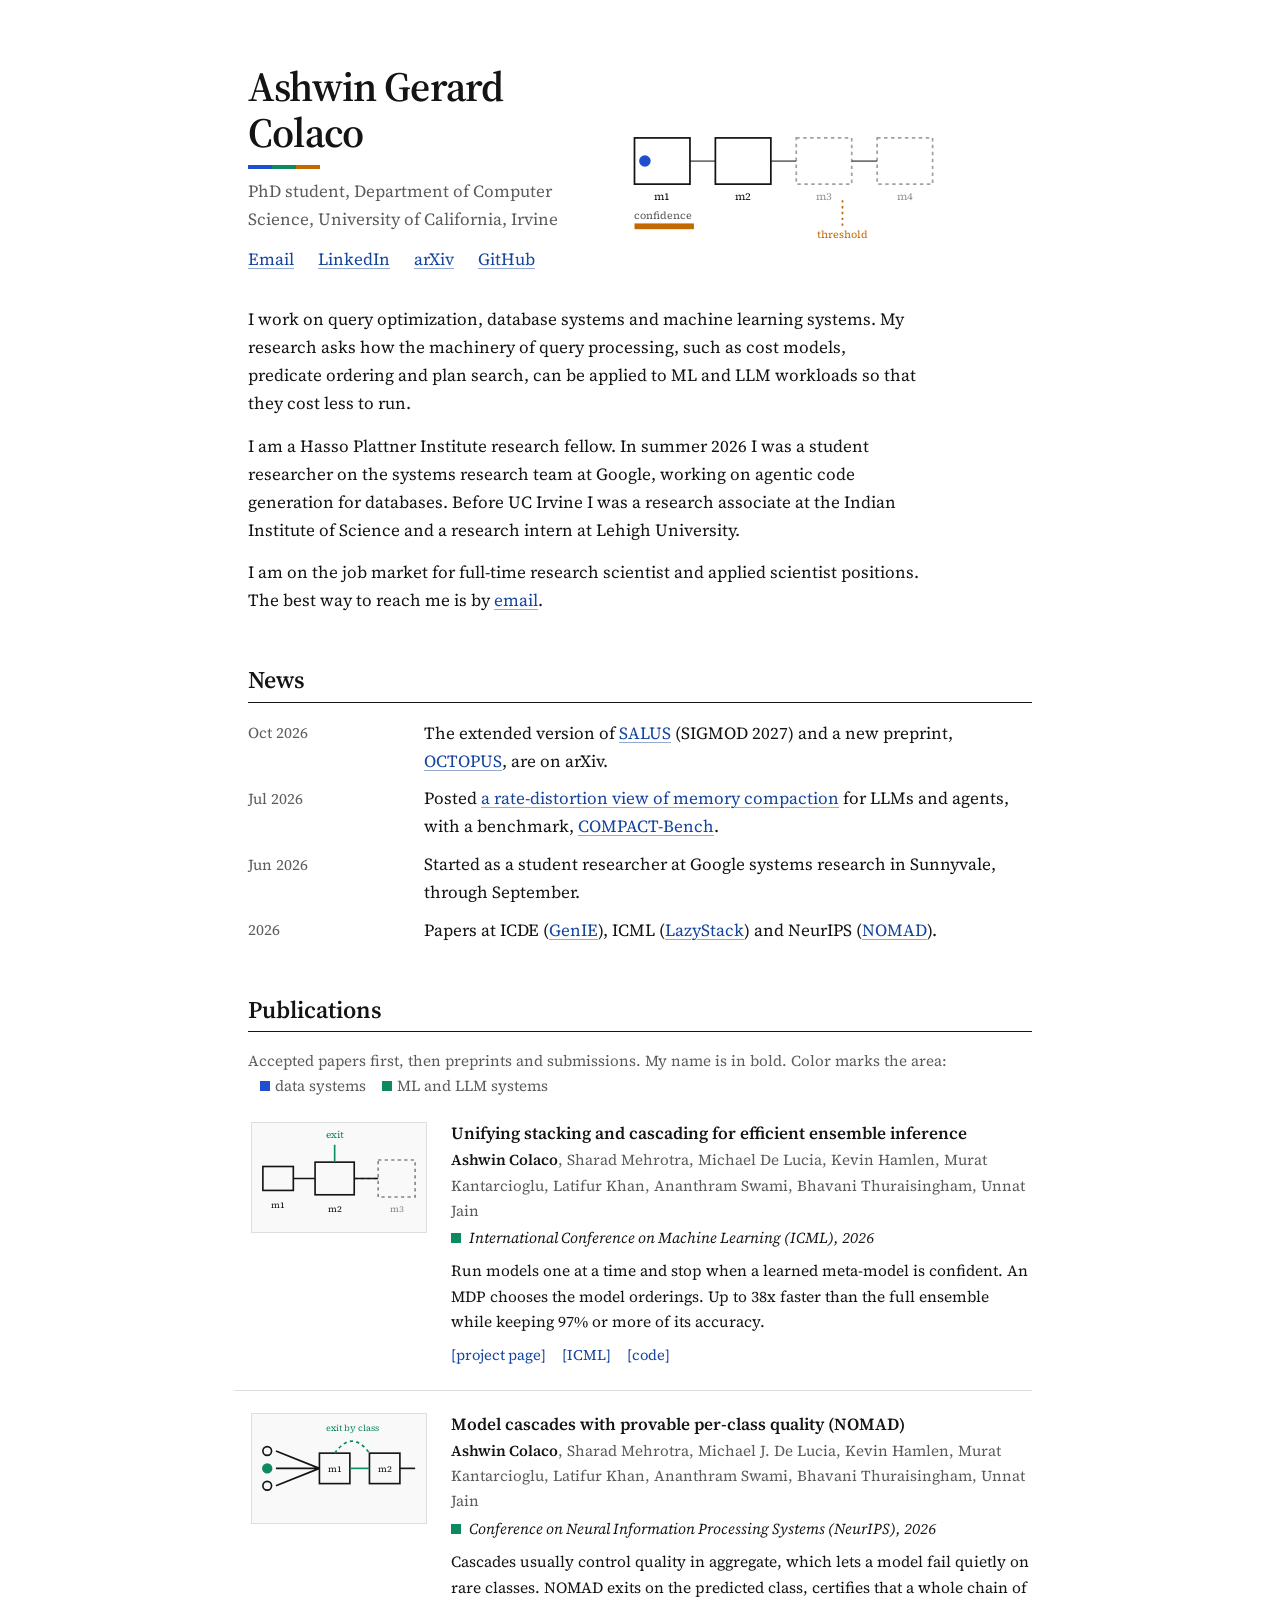
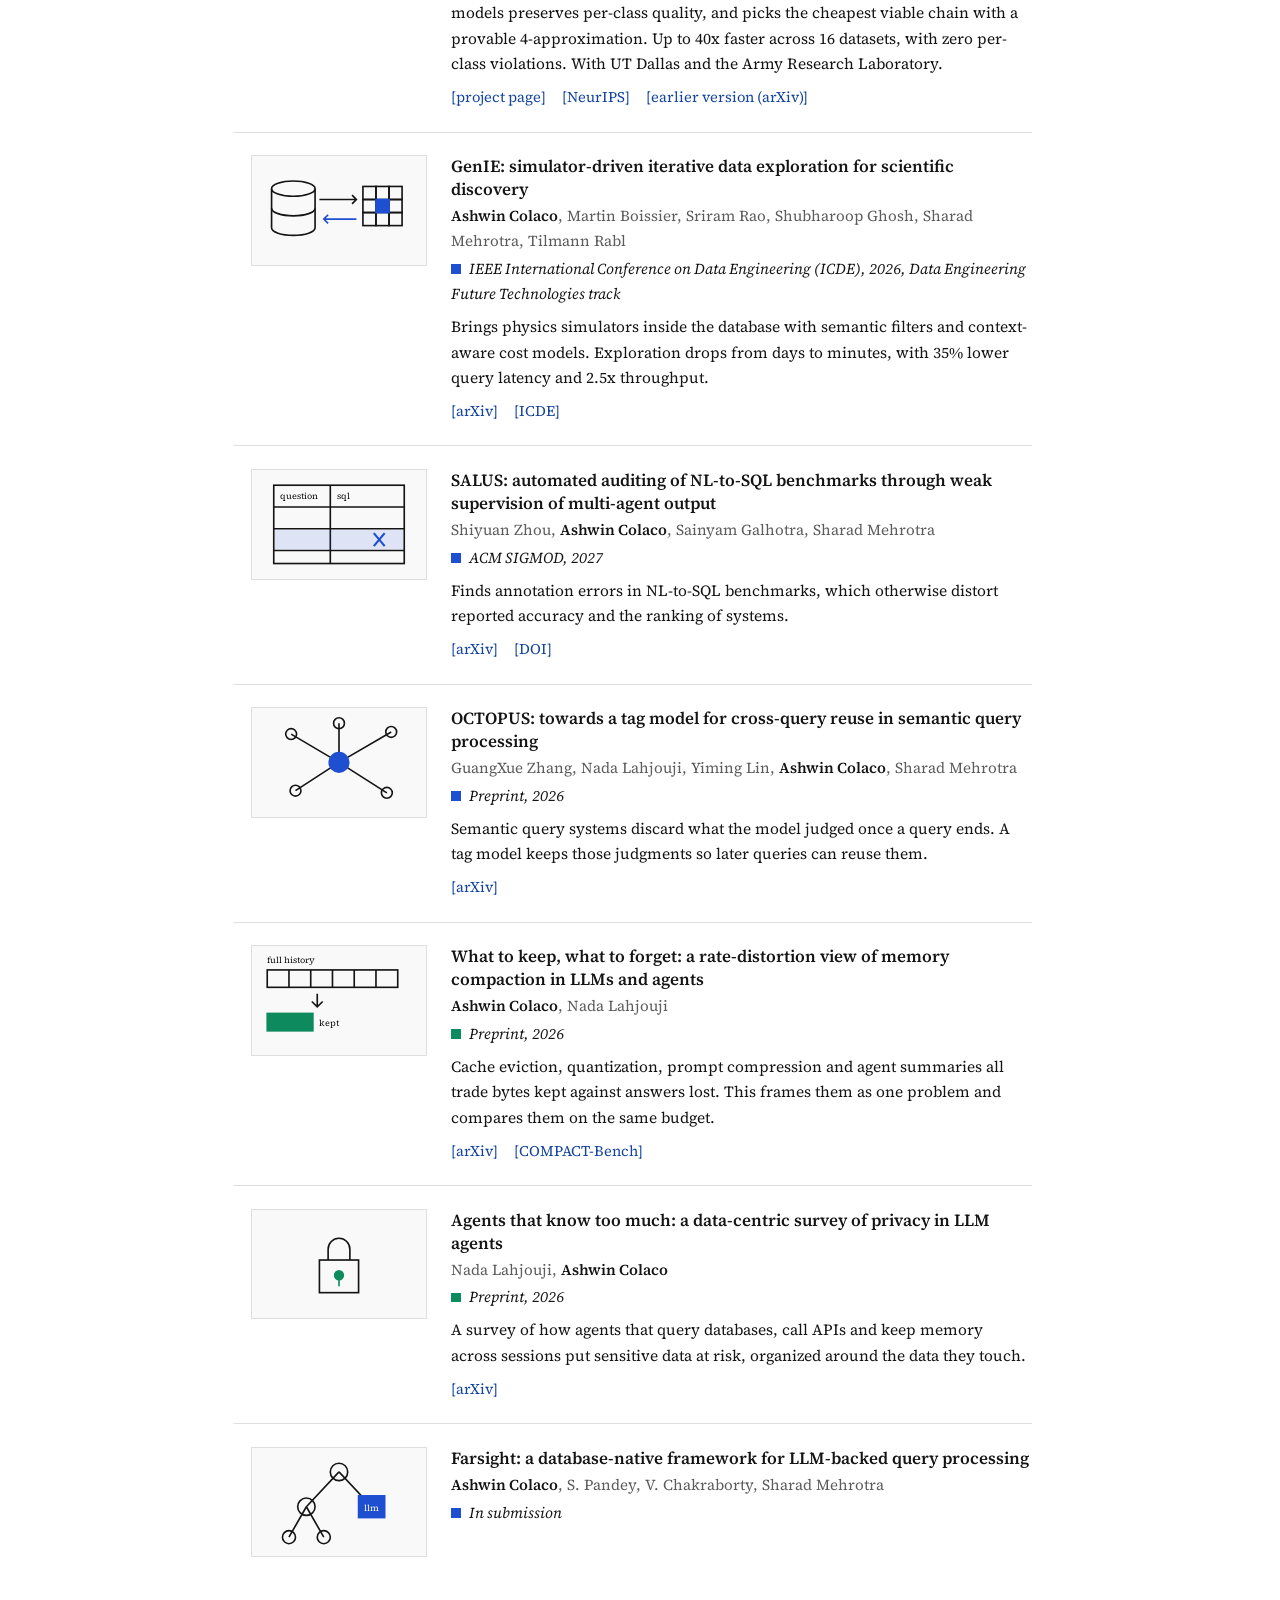
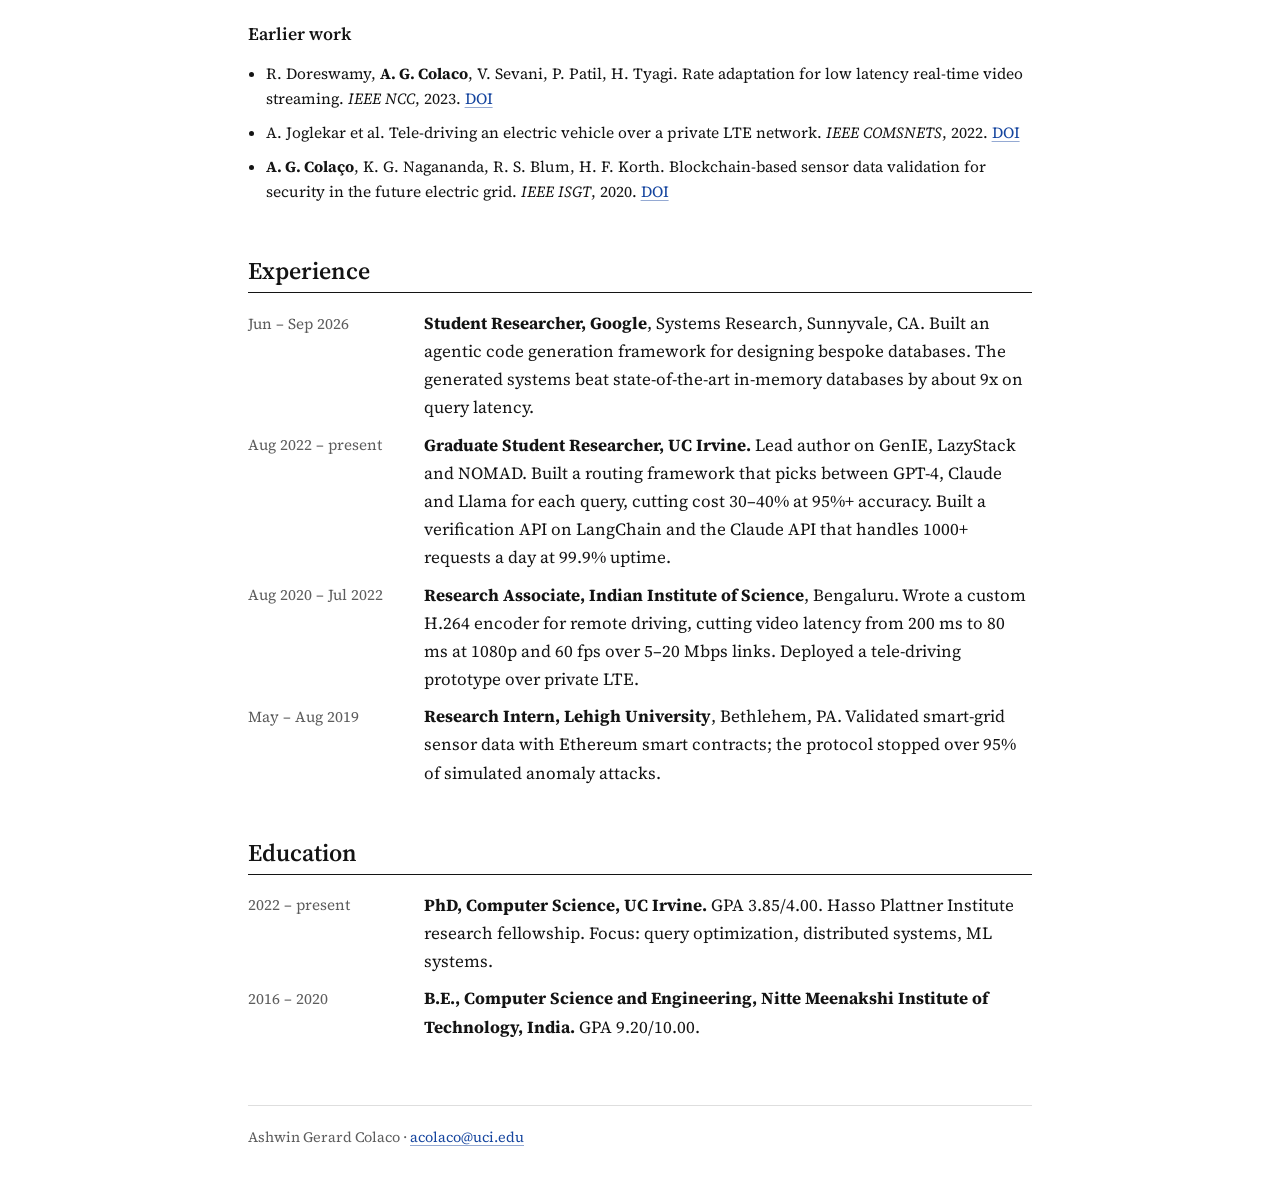
<file: index.html>
<!doctype html>
<html lang="en">
<head>
<meta charset="utf-8">
<meta name="viewport" content="width=device-width, initial-scale=1">
<title>Ashwin Gerard Colaco</title>
<meta name="description" content="PhD student in computer science at UC Irvine working on query optimization, database systems and ML systems. Hasso Plattner Institute research fellow.">
<meta property="og:title" content="Ashwin Gerard Colaco">
<meta property="og:description" content="PhD student at UC Irvine. Query optimization, database systems and ML systems.">
<link rel="preconnect" href="https://fonts.googleapis.com">
<link rel="preconnect" href="https://fonts.gstatic.com" crossorigin>
<link href="https://fonts.googleapis.com/css2?family=Source+Serif+4:ital,opsz,wght@0,8..60,400;0,8..60,600;1,8..60,400&display=swap" rel="stylesheet">
<script>document.documentElement.className+=" js"</script>
<link rel="stylesheet" href="style.css">
<script type="application/ld+json">
{"@context":"https://schema.org","@type":"Person","name":"Ashwin Gerard Colaco","jobTitle":"PhD student, Computer Science","affiliation":{"@type":"CollegeOrUniversity","name":"University of California, Irvine"},"email":"mailto:acolaco@uci.edu","sameAs":["https://www.linkedin.com/in/ashwin-gerard-colaco-4051b5267/","https://arxiv.org/search/?query=ashwin+colaco&searchtype=author"]}
</script>
</head>
<body>
<main>

<header>
  <div class="head-text">
    <h1>Ashwin Gerard Colaco</h1>
    <p class="affil">PhD student, Department of Computer Science, University of California, Irvine</p>
    <p class="links">
      <a href="mailto:acolaco@uci.edu">Email</a>
      <a href="https://www.linkedin.com/in/ashwin-gerard-colaco-4051b5267/" rel="noopener">LinkedIn</a>
      <a href="https://arxiv.org/search/?query=ashwin+colaco&searchtype=author" rel="noopener">arXiv</a>
      <a href="https://github.com/ashwincolaco" rel="noopener">GitHub</a>
    </p>
  </div>
  <svg class="banner" viewBox="0 0 360 130" role="img" aria-label="A model cascade: an input passes through two models, confidence rises past a threshold, and the cascade exits before the last two models run.">
    <g fill="none" stroke="currentColor" stroke-width="1.5">
      <rect x="16" y="38" width="48" height="40"/>
      <rect x="86" y="38" width="48" height="40"/>
      <rect x="156" y="38" width="48" height="40" stroke-dasharray="3 3" opacity=".4"/>
      <rect x="226" y="38" width="48" height="40" stroke-dasharray="3 3" opacity=".4"/>
      <path d="M64 58h22M134 58h22M204 58h22" opacity=".6"/>
      <path d="M196 92v22" stroke="var(--c-sec)" stroke-dasharray="2 3"/>
    </g>
    <rect x="17" y="39" width="46" height="38" fill="var(--c-data)" fill-opacity="0"><animate attributeName="fill-opacity" values="0;0;.35;0;0" keyTimes="0;.2;.24;.34;1" dur="8s" repeatCount="indefinite"/></rect>
    <rect x="87" y="39" width="46" height="38" fill="var(--c-ml)" fill-opacity="0"><animate attributeName="fill-opacity" values="0;0;.4;.4;0" keyTimes="0;.4;.45;.9;1" dur="8s" repeatCount="indefinite"/></rect>
    <g font-size="9" fill="currentColor" text-anchor="middle">
      <text x="40" y="92">m1</text><text x="110" y="92">m2</text>
      <text x="180" y="92" opacity=".45">m3</text><text x="250" y="92" opacity=".45">m4</text>
    </g>
    <text x="196" y="125" text-anchor="middle" font-size="9" fill="var(--c-sec)">threshold</text>
    <text x="110" y="28" text-anchor="middle" font-size="10" font-weight="600" fill="var(--c-ml)" opacity="0"><animate attributeName="opacity" values="0;0;1;1;0" keyTimes="0;.45;.5;.9;1" dur="8s" repeatCount="indefinite"/>exit</text>
    <text x="16" y="108" font-size="9" fill="currentColor" opacity=".7">confidence</text>
    <rect x="16" y="112" width="0" height="5" fill="var(--c-sec)"><animate attributeName="width" values="0;0;180;180;0" keyTimes="0;.1;.45;.9;1" dur="8s" repeatCount="indefinite"/></rect>
    <circle r="5" fill="var(--c-data)" opacity="0">
      <animateMotion path="M-6 58L118 58" dur="8s" repeatCount="indefinite" calcMode="linear" keyPoints="0;0;1;1" keyTimes="0;.1;.5;1"/>
      <animate attributeName="opacity" values="0;1;1;0;0" keyTimes="0;.1;.5;.6;1" dur="8s" repeatCount="indefinite"/>
    </circle>
  </svg>
</header>

<section class="about">
  <p>I work on query optimization, database systems and machine learning systems. My research asks how the machinery of query processing, such as cost models, predicate ordering and plan search, can be applied to ML and LLM workloads so that they cost less to run.</p>
  <p>I am a Hasso Plattner Institute research fellow. In summer 2026 I was a student researcher on the systems research team at Google, working on agentic code generation for databases. Before UC Irvine I was a research associate at the Indian Institute of Science and a research intern at Lehigh University.</p>
  <p>I am on the job market for full-time research scientist and applied scientist positions. The best way to reach me is by <a href="mailto:acolaco@uci.edu">email</a>.</p>
</section>

<section aria-labelledby="news-h">
  <h2 id="news-h">News</h2>
  <dl class="news">
    <dt>Oct 2026</dt><dd>The extended version of <a href="#p-salus">SALUS</a> (SIGMOD 2027) and a new preprint, <a href="#p-octopus">OCTOPUS</a>, are on arXiv.</dd>
    <dt>Jul 2026</dt><dd>Posted <a href="#p-memory">a rate-distortion view of memory compaction</a> for LLMs and agents, with a benchmark, <a href="https://ashwincolaco.github.io/compact-bench/">COMPACT-Bench</a>.</dd>
    <dt>Jun 2026</dt><dd>Started as a student researcher at Google systems research in Sunnyvale, through September.</dd>
    <dt>2026</dt><dd>Papers at ICDE (<a href="#p-genie">GenIE</a>), ICML (<a href="#p-lazystack">LazyStack</a>) and NeurIPS (<a href="#p-nomad">NOMAD</a>).</dd>
  </dl>
</section>

<section aria-labelledby="pub-h">
  <h2 id="pub-h">Publications</h2>
  <p class="key">Accepted papers first, then preprints and submissions. My name is in bold. Color marks the area: <span class="tagc data">data systems</span> <span class="tagc ml">ML and LLM systems</span></p>

  <ol class="pubs">

    <li id="p-lazystack" class="reveal" data-area="ml">
      <div class="thumb" aria-hidden="true">
        <svg viewBox="0 0 160 100"><g fill="none" stroke="currentColor" stroke-width="1.5">
          <rect x="10" y="40" width="28" height="22"/><rect x="58" y="36" width="36" height="30"/>
          <rect x="116" y="34" width="34" height="34" stroke-dasharray="3 3" opacity=".5"/>
          <path d="M38 51h20M94 51h22" /><path d="M94 51h22" stroke-dasharray="3 3" opacity=".5"/>
          <path d="M76 36V20" stroke="var(--area)"/></g>
          <text x="76" y="14" text-anchor="middle" font-size="9" fill="var(--area)">exit</text>
          <g font-size="8" fill="currentColor" text-anchor="middle"><text x="24" y="78">m1</text><text x="76" y="82">m2</text><text x="133" y="82" opacity=".5">m3</text></g></svg>
      </div>
      <div>
        <p class="ptitle"><a href="https://ashwincolaco.github.io/lazystack/">Unifying stacking and cascading for efficient ensemble inference</a></p>
        <p class="auth"><b>Ashwin Colaco</b>, Sharad Mehrotra, Michael De Lucia, Kevin Hamlen, Murat Kantarcioglu, Latifur Khan, Ananthram Swami, Bhavani Thuraisingham, Unnat Jain</p>
        <p class="venue">International Conference on Machine Learning (ICML), 2026</p>
        <p class="tldr">Run models one at a time and stop when a learned meta-model is confident. An MDP chooses the model orderings. Up to 38x faster than the full ensemble while keeping 97% or more of its accuracy.</p>
        <p class="plinks"><a href="https://ashwincolaco.github.io/lazystack/">project page</a><a href="https://icml.cc/virtual/2026/poster/63422" rel="noopener">ICML</a><a href="https://github.com/ucisharadlab/icml-lazystack" rel="noopener">code</a></p>
      </div>
    </li>

    <li id="p-nomad" class="reveal" data-area="ml">
      <div class="thumb" aria-hidden="true">
        <svg viewBox="0 0 160 100"><g fill="none" stroke="currentColor" stroke-width="1.5">
          <circle cx="14" cy="34" r="4"/><circle cx="14" cy="50" r="4" fill="var(--area)" stroke="var(--area)"/><circle cx="14" cy="66" r="4"/>
          <path d="M22 34L62 50M22 50H62M22 66L62 50"/>
          <rect x="62" y="36" width="28" height="28"/><rect x="108" y="36" width="28" height="28"/>
          <path d="M90 50h18" stroke="var(--area)"/><path d="M136 50h14"/>
          <path d="M76 36q16-22 32 0" stroke="var(--area)" stroke-dasharray="3 3"/></g>
          <g font-size="8" fill="currentColor" text-anchor="middle"><text x="76" y="53">m1</text><text x="122" y="53">m2</text></g>
          <text x="92" y="16" text-anchor="middle" font-size="8" fill="var(--area)">exit by class</text></svg>
      </div>
      <div>
        <p class="ptitle"><a href="https://ashwincolaco.github.io/nomad/">Model cascades with provable per-class quality</a> (NOMAD)</p>
        <p class="auth"><b>Ashwin Colaco</b>, Sharad Mehrotra, Michael J. De Lucia, Kevin Hamlen, Murat Kantarcioglu, Latifur Khan, Ananthram Swami, Bhavani Thuraisingham, Unnat Jain</p>
        <p class="venue">Conference on Neural Information Processing Systems (NeurIPS), 2026</p>
        <p class="tldr">Cascades usually control quality in aggregate, which lets a model fail quietly on rare classes. NOMAD exits on the predicted class, certifies that a whole chain of models preserves per-class quality, and picks the cheapest viable chain with a provable 4-approximation. Up to 40x faster across 16 datasets, with zero per-class violations. With UT Dallas and the Army Research Laboratory.</p>
        <p class="plinks"><a href="https://ashwincolaco.github.io/nomad/">project page</a><a href="https://neurips.cc/virtual/2026/loc/atlanta/poster/148492" rel="noopener">NeurIPS</a><a href="https://arxiv.org/abs/2511.00290" rel="noopener">earlier version (arXiv)</a></p>
      </div>
    </li>

    <li id="p-genie" class="reveal" data-area="data">
      <div class="thumb" aria-hidden="true">
        <svg viewBox="0 0 160 100"><g fill="none" stroke="currentColor" stroke-width="1.5">
          <ellipse cx="38" cy="30" rx="20" ry="7"/><path d="M18 30v36c0 4 9 7 20 7s20-3 20-7V30"/><path d="M18 48c0 4 9 7 20 7s20-3 20-7"/>
          <rect x="102" y="28" width="12" height="12"/><rect x="114" y="28" width="12" height="12"/><rect x="126" y="28" width="12" height="12"/>
          <rect x="102" y="40" width="12" height="12"/><rect x="126" y="40" width="12" height="12"/>
          <rect x="102" y="52" width="12" height="12"/><rect x="114" y="52" width="12" height="12"/><rect x="126" y="52" width="12" height="12"/>
          <rect x="114" y="40" width="12" height="12" fill="var(--area)" stroke="var(--area)"/>
          <path d="M62 40h34M92 36l4 4-4 4"/><path d="M96 58H66M70 54l-4 4 4 4" stroke="var(--area)"/></g></svg>
      </div>
      <div>
        <p class="ptitle"><a href="https://arxiv.org/abs/2511.12057" rel="noopener">GenIE: simulator-driven iterative data exploration for scientific discovery</a></p>
        <p class="auth"><b>Ashwin Colaco</b>, Martin Boissier, Sriram Rao, Shubharoop Ghosh, Sharad Mehrotra, Tilmann Rabl</p>
        <p class="venue">IEEE International Conference on Data Engineering (ICDE), 2026, Data Engineering Future Technologies track</p>
        <p class="tldr">Brings physics simulators inside the database with semantic filters and context-aware cost models. Exploration drops from days to minutes, with 35% lower query latency and 2.5x throughput.</p>
        <p class="plinks"><a href="https://arxiv.org/abs/2511.12057" rel="noopener">arXiv</a><a href="https://icde2026.github.io/deft-papers.html" rel="noopener">ICDE</a></p>
      </div>
    </li>

    <li id="p-salus" class="reveal" data-area="data">
      <div class="thumb" aria-hidden="true">
        <svg viewBox="0 0 160 100"><g fill="none" stroke="currentColor" stroke-width="1.5">
          <rect x="20" y="14" width="120" height="72"/><path d="M20 34h120M20 54h120M20 74h120M72 14v72"/>
          <path d="M112 58l10 12M122 58l-10 12" stroke="var(--area)" stroke-width="2"/></g>
          <g font-size="8" fill="currentColor"><text x="26" y="27">question</text><text x="78" y="27">sql</text></g>
          <rect x="21" y="55" width="118" height="18" fill="var(--area)" opacity=".12"/></svg>
      </div>
      <div>
        <p class="ptitle"><a href="https://arxiv.org/abs/2610.05540" rel="noopener">SALUS: automated auditing of NL-to-SQL benchmarks through weak supervision of multi-agent output</a></p>
        <p class="auth">Shiyuan Zhou, <b>Ashwin Colaco</b>, Sainyam Galhotra, Sharad Mehrotra</p>
        <p class="venue">ACM SIGMOD, 2027</p>
        <p class="tldr">Finds annotation errors in NL-to-SQL benchmarks, which otherwise distort reported accuracy and the ranking of systems.</p>
        <p class="plinks"><a href="https://arxiv.org/abs/2610.05540" rel="noopener">arXiv</a><a href="https://doi.org/10.1145/3856369" rel="noopener">DOI</a></p>
      </div>
    </li>

    <li id="p-octopus" class="reveal" data-area="data">
      <div class="thumb" aria-hidden="true">
        <svg viewBox="0 0 160 100"><g fill="none" stroke="currentColor" stroke-width="1.5">
          <path d="M80 50L36 24M80 50L40 76M80 50L128 22M80 50L124 78M80 50L80 14"/>
          <circle cx="36" cy="24" r="5"/><circle cx="40" cy="76" r="5"/><circle cx="128" cy="22" r="5"/><circle cx="124" cy="78" r="5"/><circle cx="80" cy="14" r="5"/>
          <circle cx="80" cy="50" r="9" fill="var(--area)" stroke="var(--area)"/></g></svg>
      </div>
      <div>
        <p class="ptitle"><a href="https://arxiv.org/abs/2610.32586" rel="noopener">OCTOPUS: towards a tag model for cross-query reuse in semantic query processing</a></p>
        <p class="auth">GuangXue Zhang, Nada Lahjouji, Yiming Lin, <b>Ashwin Colaco</b>, Sharad Mehrotra</p>
        <p class="venue">Preprint, 2026</p>
        <p class="tldr">Semantic query systems discard what the model judged once a query ends. A tag model keeps those judgments so later queries can reuse them.</p>
        <p class="plinks"><a href="https://arxiv.org/abs/2610.32586" rel="noopener">arXiv</a></p>
      </div>
    </li>

    <li id="p-memory" class="reveal" data-area="ml">
      <div class="thumb" aria-hidden="true">
        <svg viewBox="0 0 160 100"><g fill="none" stroke="currentColor" stroke-width="1.5">
          <rect x="14" y="22" width="120" height="16"/><path d="M34 22v16M54 22v16M74 22v16M94 22v16M114 22v16"/>
          <path d="M60 44v12M55 51l5 5 5-5"/>
          <rect x="14" y="62" width="42" height="16" fill="var(--area)" stroke="var(--area)"/></g>
          <g font-size="8" fill="currentColor"><text x="14" y="16">full history</text><text x="62" y="74">kept</text></g></svg>
      </div>
      <div>
        <p class="ptitle"><a href="https://arxiv.org/abs/2607.08032" rel="noopener">What to keep, what to forget: a rate-distortion view of memory compaction in LLMs and agents</a></p>
        <p class="auth"><b>Ashwin Colaco</b>, Nada Lahjouji</p>
        <p class="venue">Preprint, 2026</p>
        <p class="tldr">Cache eviction, quantization, prompt compression and agent summaries all trade bytes kept against answers lost. This frames them as one problem and compares them on the same budget.</p>
        <p class="plinks"><a href="https://arxiv.org/abs/2607.08032" rel="noopener">arXiv</a><a href="https://ashwincolaco.github.io/compact-bench/">COMPACT-Bench</a></p>
      </div>
    </li>

    <li id="p-privacy" class="reveal" data-area="ml">
      <div class="thumb" aria-hidden="true">
        <svg viewBox="0 0 160 100"><g fill="none" stroke="currentColor" stroke-width="1.5">
          <rect x="62" y="46" width="36" height="30"/><path d="M70 46V36a10 10 0 0 1 20 0v10"/>
          <circle cx="80" cy="60" r="4" fill="var(--area)" stroke="var(--area)"/><path d="M80 64v6" stroke="var(--area)"/></g></svg>
      </div>
      <div>
        <p class="ptitle"><a href="https://arxiv.org/abs/2606.26627" rel="noopener">Agents that know too much: a data-centric survey of privacy in LLM agents</a></p>
        <p class="auth">Nada Lahjouji, <b>Ashwin Colaco</b></p>
        <p class="venue">Preprint, 2026</p>
        <p class="tldr">A survey of how agents that query databases, call APIs and keep memory across sessions put sensitive data at risk, organized around the data they touch.</p>
        <p class="plinks"><a href="https://arxiv.org/abs/2606.26627" rel="noopener">arXiv</a></p>
      </div>
    </li>

    <li id="p-farsight" class="reveal" data-area="data">
      <div class="thumb" aria-hidden="true">
        <svg viewBox="0 0 160 100"><g fill="none" stroke="currentColor" stroke-width="1.5">
          <path d="M80 22L50 54M80 22L110 54M50 54L34 82M50 54L66 82"/>
          <circle cx="80" cy="22" r="8"/><circle cx="50" cy="54" r="8"/><circle cx="34" cy="82" r="6"/><circle cx="66" cy="82" r="6"/>
          <rect x="98" y="44" width="24" height="20" fill="var(--area)" stroke="var(--area)"/></g>
          <text x="110" y="58" text-anchor="middle" font-size="8" fill="var(--paper)">llm</text></svg>
      </div>
      <div>
        <p class="ptitle">Farsight: a database-native framework for LLM-backed query processing</p>
        <p class="auth"><b>Ashwin Colaco</b>, S. Pandey, V. Chakraborty, Sharad Mehrotra</p>
        <p class="venue">In submission</p>
      </div>
    </li>

  </ol>

  <h3>Earlier work</h3>
  <ul class="older">
    <li>R. Doreswamy, <b>A. G. Colaco</b>, V. Sevani, P. Patil, H. Tyagi. Rate adaptation for low latency real-time video streaming. <i>IEEE NCC</i>, 2023. <a href="https://doi.org/10.1109/NCC56989.2023.10067883" rel="noopener">DOI</a></li>
    <li>A. Joglekar et al. Tele-driving an electric vehicle over a private LTE network. <i>IEEE COMSNETS</i>, 2022. <a href="https://doi.org/10.1109/COMSNETS53615.2022.9668498" rel="noopener">DOI</a></li>
    <li><b>A. G. Cola&ccedil;o</b>, K. G. Nagananda, R. S. Blum, H. F. Korth. Blockchain-based sensor data validation for security in the future electric grid. <i>IEEE ISGT</i>, 2020. <a href="https://doi.org/10.1109/ISGT45199.2020.9087676" rel="noopener">DOI</a></li>
  </ul>
</section>

<section aria-labelledby="exp-h">
  <h2 id="exp-h">Experience</h2>
  <dl class="news">
    <dt>Jun &ndash; Sep 2026</dt>
    <dd><b>Student Researcher, Google</b>, Systems Research, Sunnyvale, CA. Built an agentic code generation framework for designing bespoke databases. The generated systems beat state-of-the-art in-memory databases by about 9x on query latency.</dd>
    <dt>Aug 2022 &ndash; present</dt>
    <dd><b>Graduate Student Researcher, UC Irvine.</b> Lead author on GenIE, LazyStack and NOMAD. Built a routing framework that picks between GPT-4, Claude and Llama for each query, cutting cost 30&ndash;40% at 95%+ accuracy. Built a verification API on LangChain and the Claude API that handles 1000+ requests a day at 99.9% uptime.</dd>
    <dt>Aug 2020 &ndash; Jul 2022</dt>
    <dd><b>Research Associate, Indian Institute of Science</b>, Bengaluru. Wrote a custom H.264 encoder for remote driving, cutting video latency from 200 ms to 80 ms at 1080p and 60 fps over 5&ndash;20 Mbps links. Deployed a tele-driving prototype over private LTE.</dd>
    <dt>May &ndash; Aug 2019</dt>
    <dd><b>Research Intern, Lehigh University</b>, Bethlehem, PA. Validated smart-grid sensor data with Ethereum smart contracts; the protocol stopped over 95% of simulated anomaly attacks.</dd>
  </dl>
</section>

<section aria-labelledby="edu-h">
  <h2 id="edu-h">Education</h2>
  <dl class="news">
    <dt>2022 &ndash; present</dt>
    <dd><b>PhD, Computer Science, UC Irvine.</b> GPA 3.85/4.00. Hasso Plattner Institute research fellowship. Focus: query optimization, distributed systems, ML systems.</dd>
    <dt>2016 &ndash; 2020</dt>
    <dd><b>B.E., Computer Science and Engineering, Nitte Meenakshi Institute of Technology, India.</b> GPA 9.20/10.00.</dd>
  </dl>
</section>

<footer>
  <p>Ashwin Gerard Colaco &middot; <a href="mailto:acolaco@uci.edu">acolaco@uci.edu</a></p>
</footer>

</main>
<script src="script.js"></script>
</body>
</html>
</file>
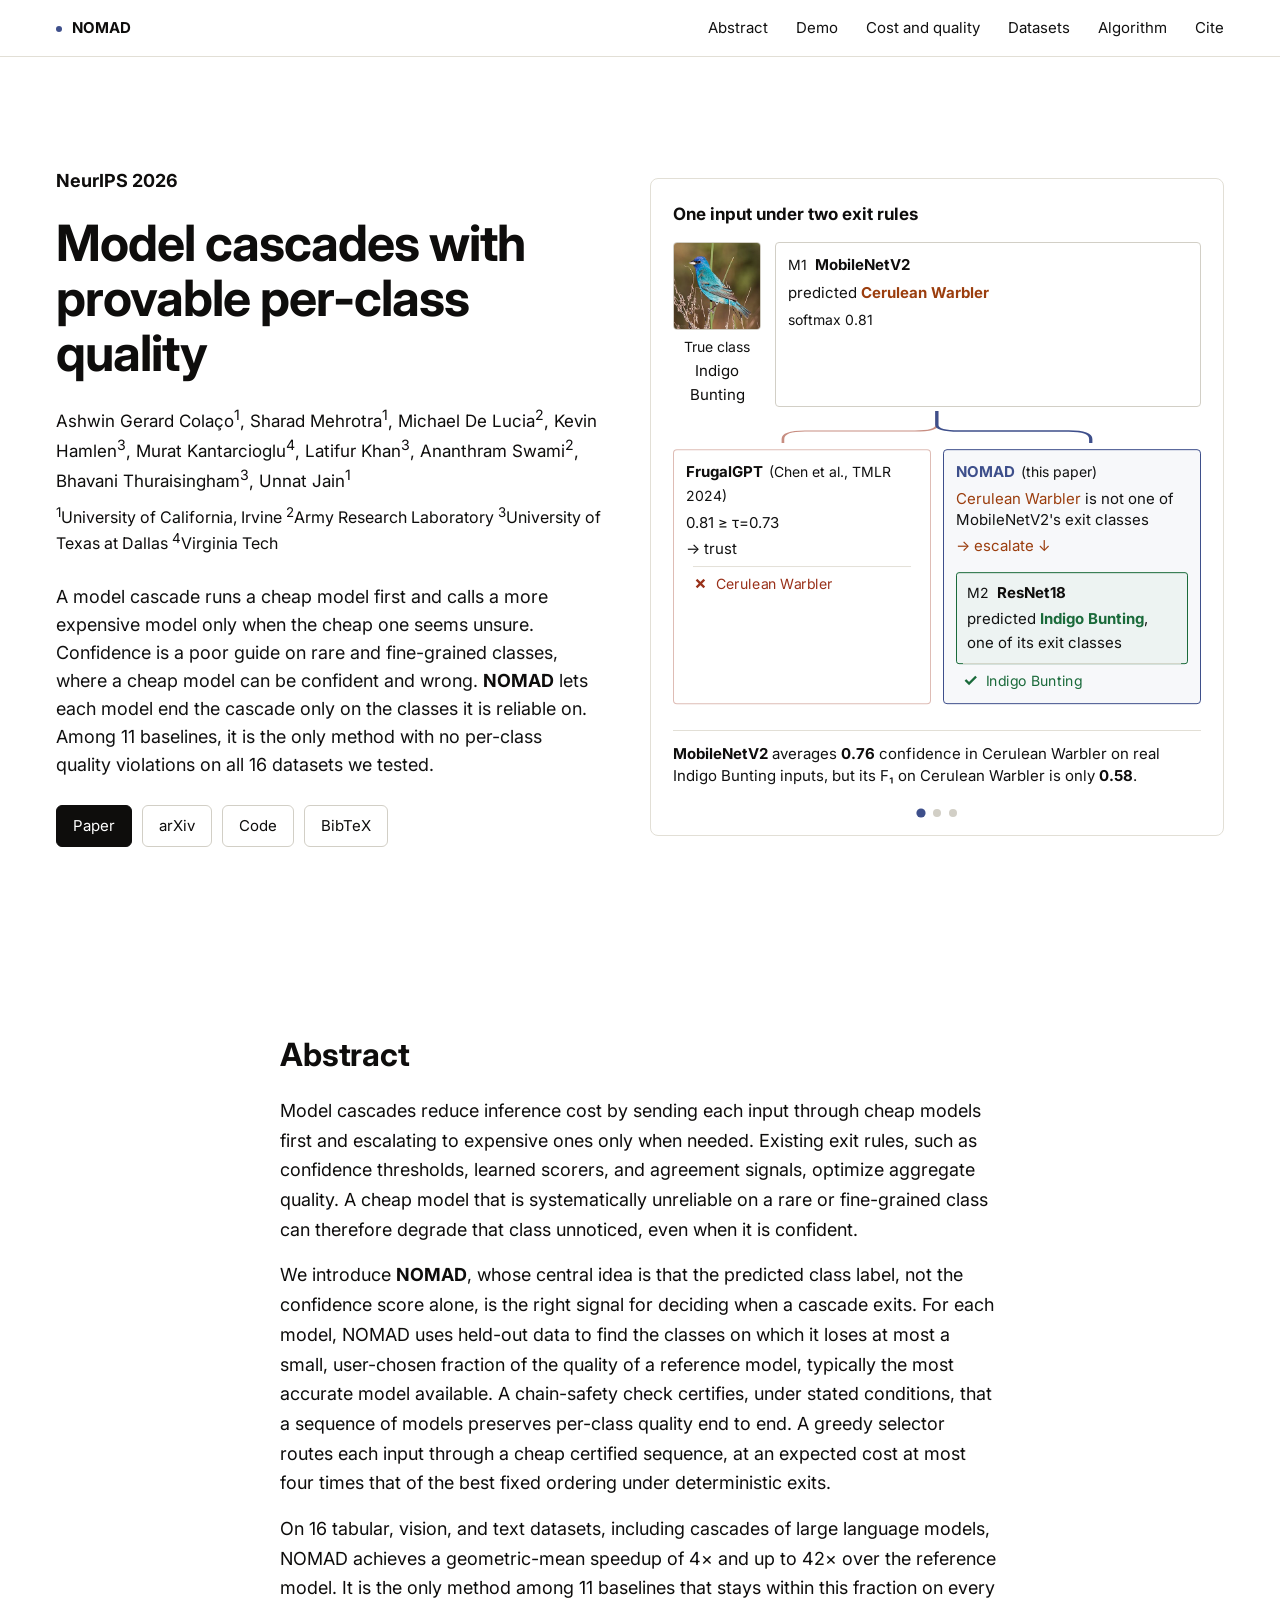
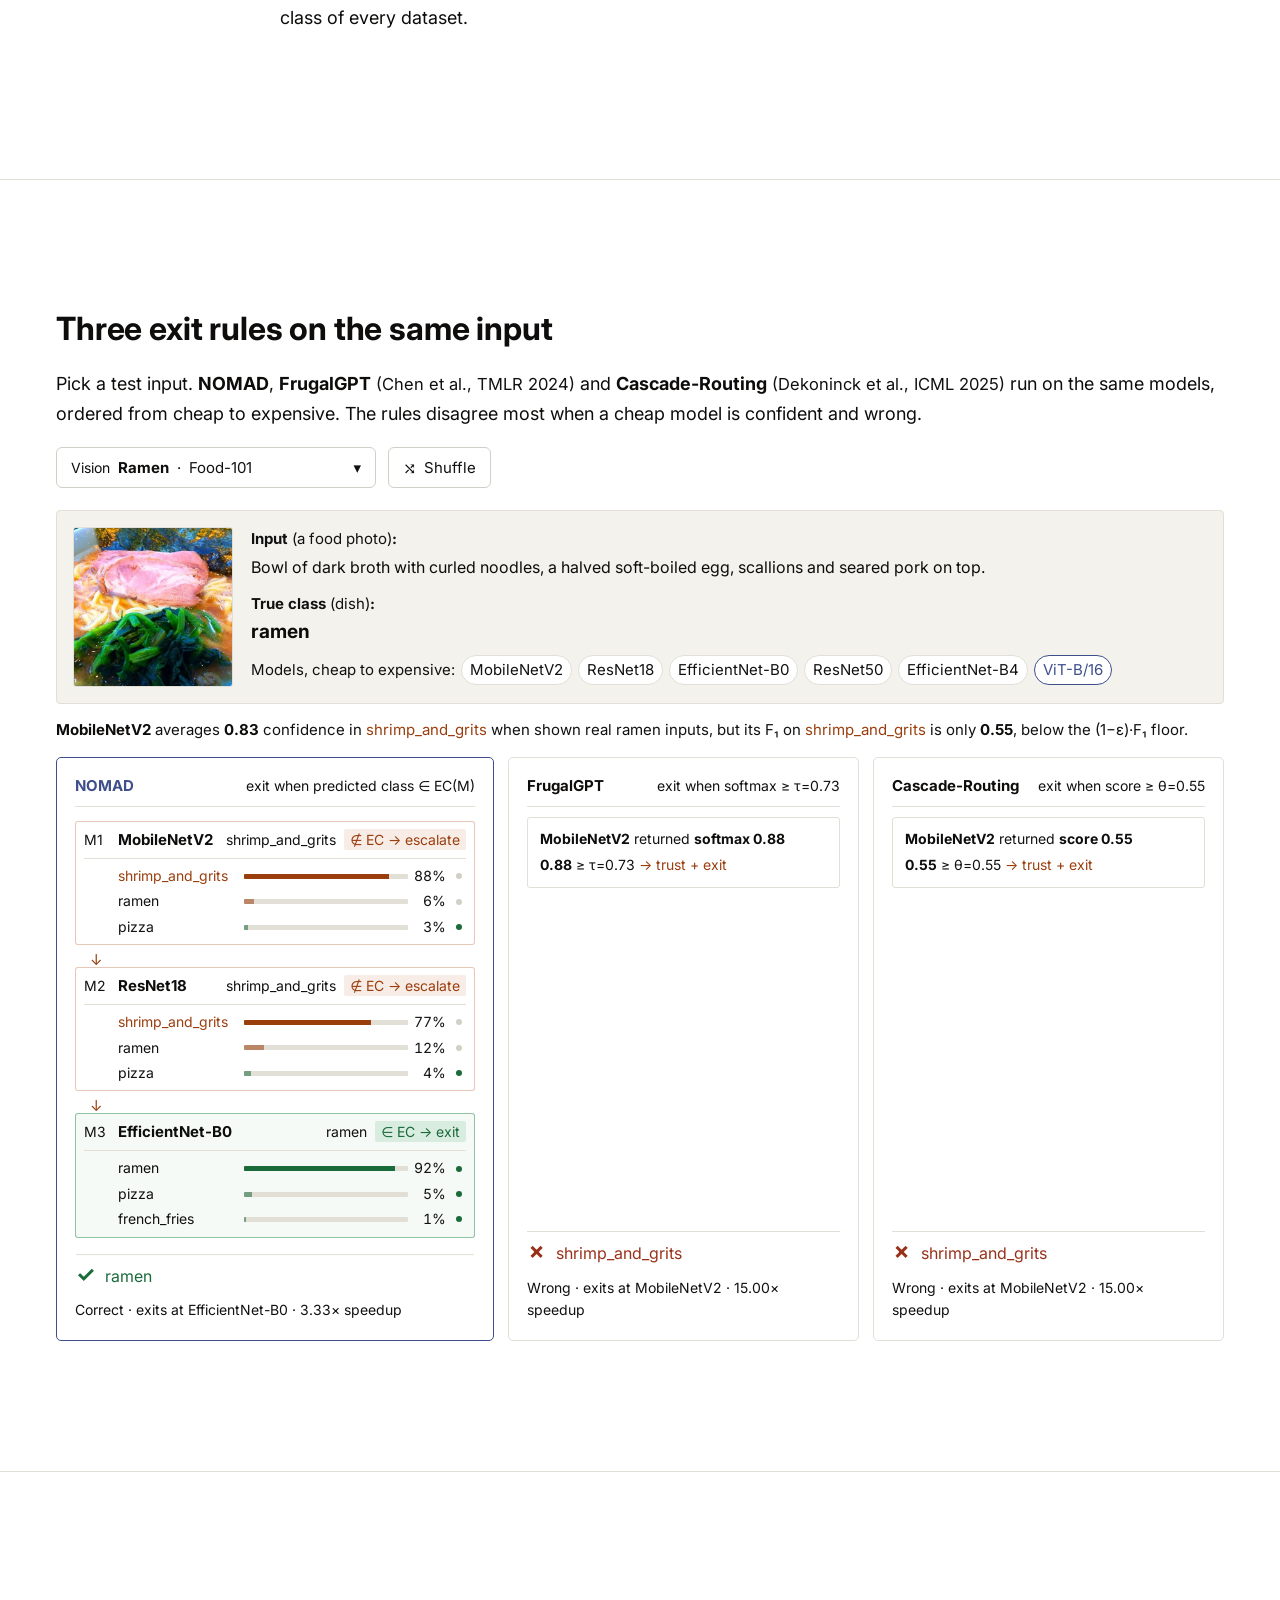
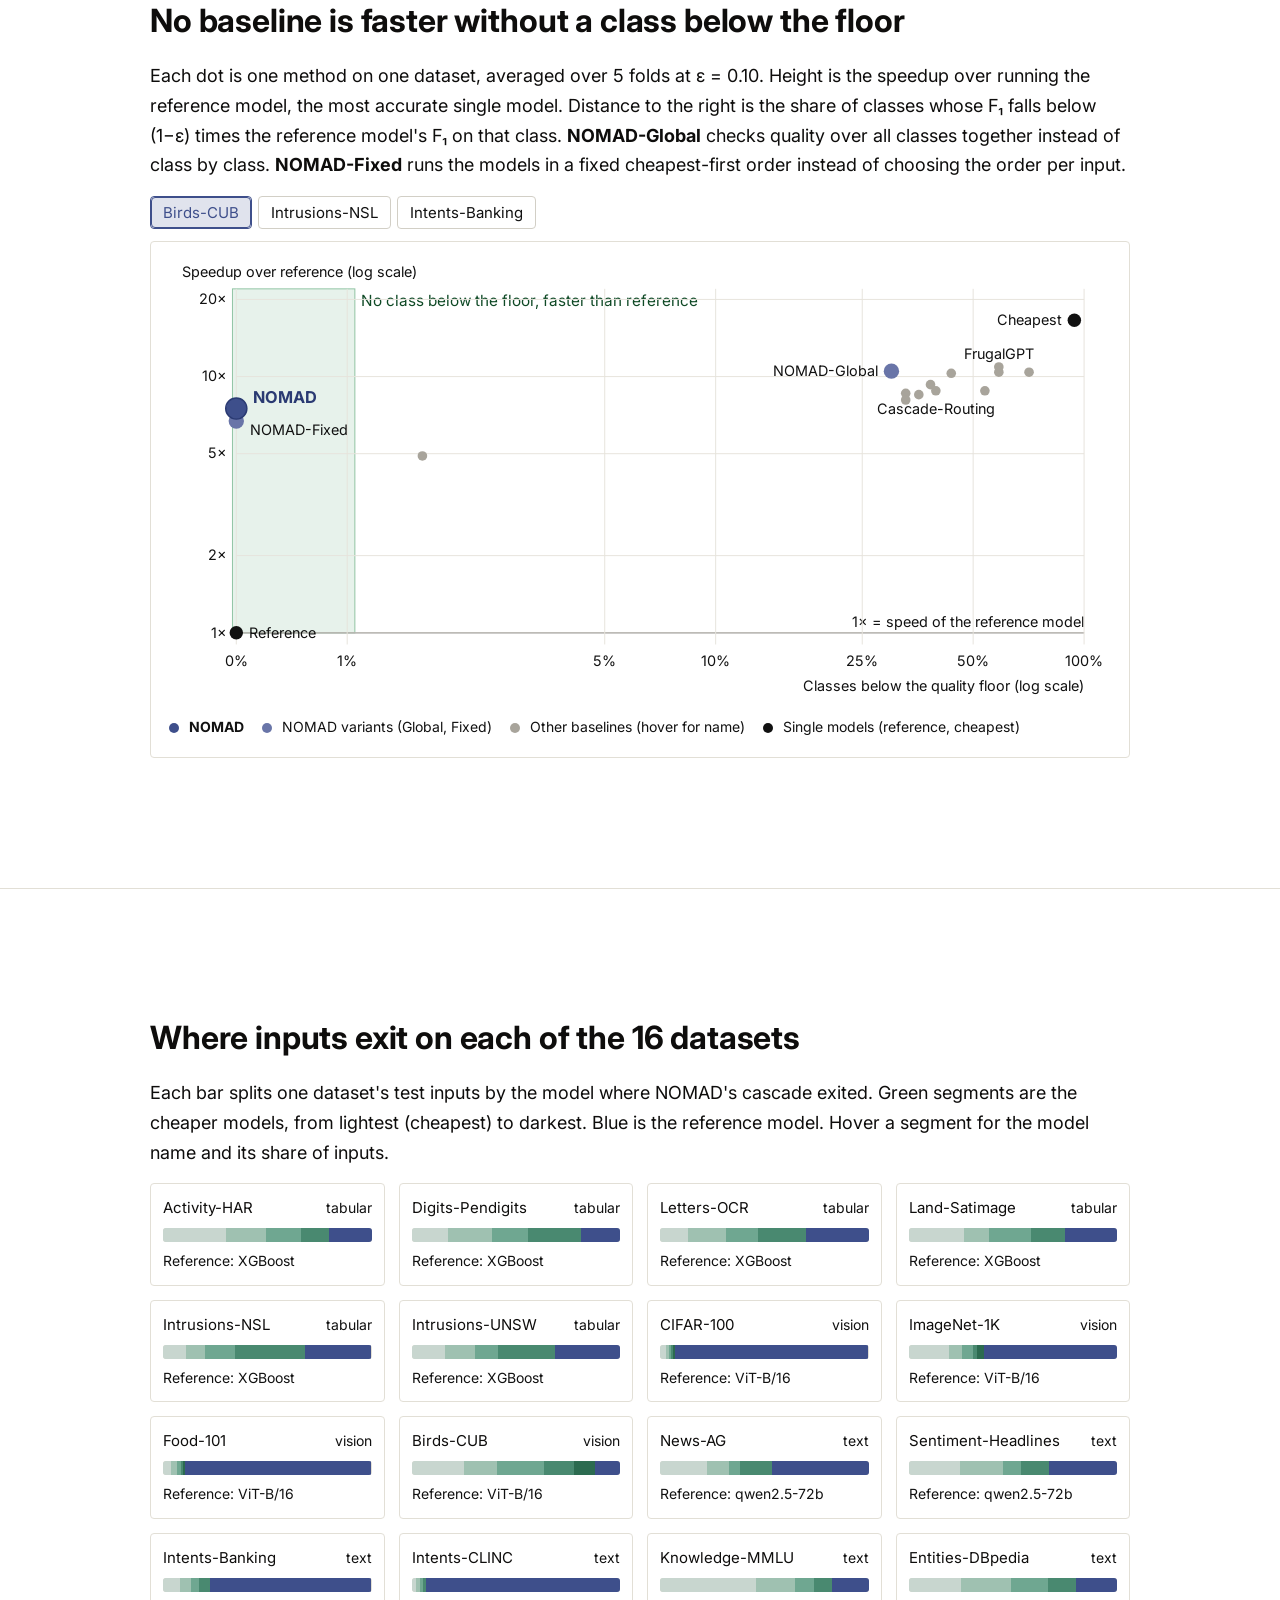
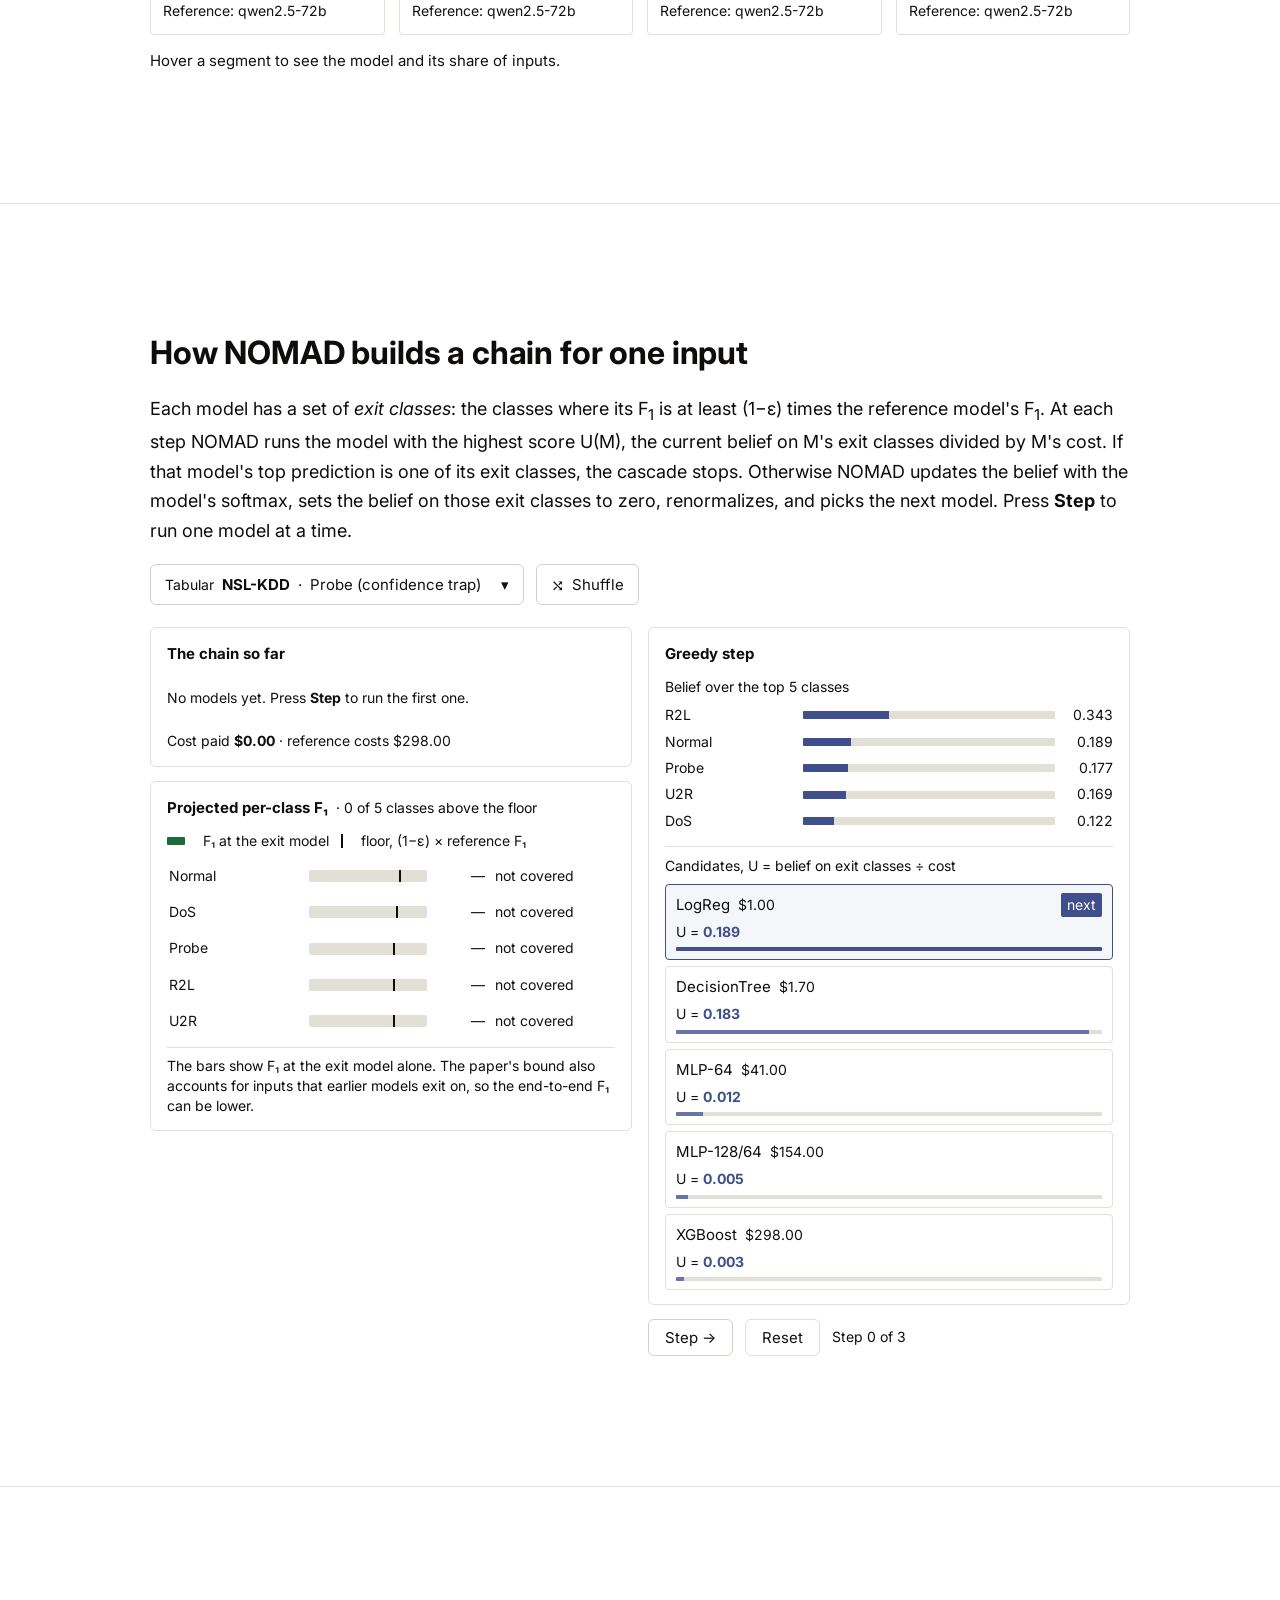
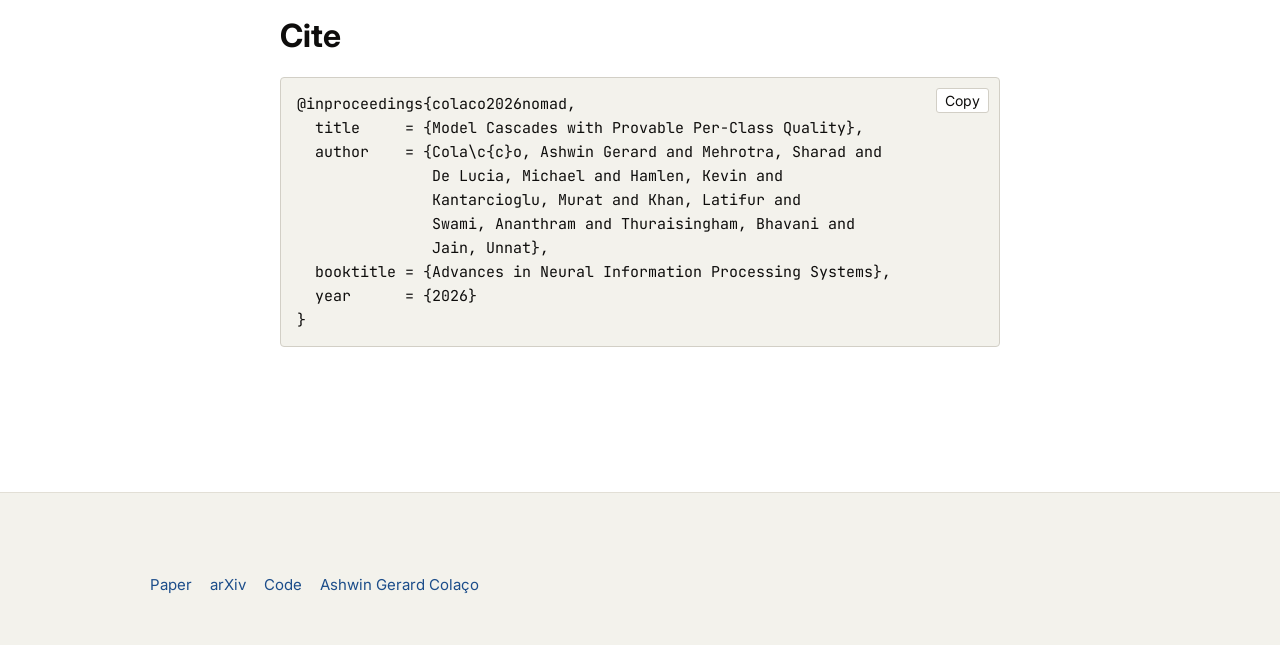
<file: nomad/index.html>
<!doctype html>
<html lang="en">
  <head>
    <meta charset="UTF-8" />
    <meta name="viewport" content="width=device-width, initial-scale=1.0" />
    <meta name="description" content="NOMAD: model cascades with provable per-class quality. NeurIPS 2026." />
    <link rel="preconnect" href="https://fonts.googleapis.com" />
    <link rel="preconnect" href="https://fonts.gstatic.com" crossorigin />
    <link href="https://fonts.googleapis.com/css2?family=Inter:wght@400;700&family=JetBrains+Mono:wght@400&display=swap" rel="stylesheet" />
    <title>NOMAD: model cascades with provable per-class quality</title>
    <script type="module" crossorigin src="./assets/index-CGJNOs8X.js"></script>
    <link rel="stylesheet" crossorigin href="./assets/index-Bg3MTZGj.css">
  </head>
  <body>
    <div id="root"></div>
  </body>
</html>
</file>
<file: style.css>
:root {
  --paper: #ffffff;
  --ink: #141414;
  --muted: #5c5c5c;
  --hair: #dedede;
  --accent: #14449e;
  --c-data: #1f4fd1;
  --c-ml: #0e8a5f;
  --c-sec: #c26a00;
  --serif: "Source Serif 4", "Source Serif Pro", Charter, "Iowan Old Style", Georgia, serif;
}
@media (prefers-color-scheme: dark) {
  :root {
    --paper: #121212;
    --ink: #ebebeb;
    --muted: #a3a3a3;
    --hair: #2d2d2d;
    --accent: #8fb0ff;
    --c-data: #7b9cff;
    --c-ml: #3ecf9a;
    --c-sec: #f0a43a;
  }
}

* { box-sizing: border-box; }
html { -webkit-text-size-adjust: 100%; }
body {
  margin: 0; background: var(--paper); color: var(--ink);
  font: 400 1.0625rem/1.65 var(--serif); font-optical-sizing: auto;
  text-rendering: optimizeLegibility; -webkit-font-smoothing: antialiased;
}
main { max-width: 52rem; margin: 0 auto; padding: 4rem 1.5rem 3rem; }
a { color: var(--accent); text-decoration-thickness: 1px; text-underline-offset: .18em; text-decoration-color: color-mix(in srgb, var(--accent) 45%, transparent); }
a:hover { text-decoration-color: var(--accent); }
a:focus-visible { outline: 2px solid var(--accent); outline-offset: 2px; }
::selection { background: var(--accent); color: var(--paper); }
p { margin: 0 0 .9rem; }

header { margin-bottom: 2rem; }
h1 { font-size: 2.6rem; line-height: 1.1; font-weight: 600; letter-spacing: -.02em; margin: 0 0 .5rem; }
.affil { color: var(--muted); margin: 0 0 .75rem; }
.links { display: flex; flex-wrap: wrap; gap: .25rem 1.5rem; margin: 0; }

.about { max-width: 42rem; }

h2 { font-size: 1.5rem; font-weight: 600; line-height: 1.2; margin: 3.25rem 0 1rem; padding-bottom: .4rem; border-bottom: 1px solid var(--ink); }
h3 { font-size: 1.1rem; font-weight: 600; margin: 2.5rem 0 .75rem; }
.key { color: var(--muted); font-size: .95rem; }

/* dated lists */
.news { display: grid; grid-template-columns: 9.5rem 1fr; gap: .6rem 1.5rem; margin: 0; }
.news dt { color: var(--muted); font-size: .95rem; padding-top: .1rem; }
.news dd { margin: 0; }

/* publications */
.pubs { list-style: none; margin: 1.25rem 0 0; padding: 0; }
.pubs > li { display: grid; grid-template-columns: 11rem 1fr; gap: 1.5rem; padding: 1.4rem 0; border-top: 1px solid var(--hair); }
.pubs > li:first-child { border-top: 0; padding-top: .25rem; }
.thumb { color: var(--ink); align-self: start; border: 1px solid var(--hair); background: color-mix(in srgb, var(--ink) 2.5%, var(--paper)); }
.thumb svg { display: block; width: 100%; height: auto; font-family: var(--serif); }
.pubs li:target .thumb { border-color: var(--accent); }
.ptitle { font-weight: 600; margin: 0 0 .15rem; line-height: 1.35; }
.ptitle a { color: var(--ink); text-decoration: none; }
.ptitle a:hover { color: var(--accent); }
.auth { font-size: .95rem; color: var(--muted); margin: 0 0 .15rem; }
.auth b { color: var(--ink); font-weight: 600; }
.venue { font-style: italic; margin: 0 0 .5rem; font-size: .95rem; }
.tldr { font-size: .97rem; margin-bottom: .5rem; }
.plinks { display: flex; flex-wrap: wrap; gap: .1rem 1rem; margin: 0; font-size: .92rem; }
.plinks a::before { content: "["; }
.plinks a::after { content: "]"; }
.plinks a { text-decoration: none; }
.plinks a:hover { text-decoration: underline; }

.older { margin: 0; padding-left: 1.1rem; }
.older li { margin-bottom: .5rem; font-size: .97rem; }

footer { margin-top: 4rem; padding-top: 1.25rem; border-top: 1px solid var(--hair); color: var(--muted); font-size: .9rem; }
footer p { margin: 0; }

@media (max-width: 680px) {
  main { padding-top: 2.5rem; }
  h1 { font-size: 2.1rem; }
  .news { grid-template-columns: 1fr; gap: 0; }
  .news dt { margin-top: .9rem; }
  .pubs > li { grid-template-columns: 1fr; gap: .9rem; }
  .thumb { max-width: 14rem; }
}
@media print { main { padding: 0; } .thumb { display: none; } .pubs > li { display: block; } }

/* area colors */
.pubs > li { --area: var(--accent); }
.pubs > li[data-area="data"] { --area: var(--c-data); }
.pubs > li[data-area="ml"] { --area: var(--c-ml); }
.venue::before { content: ""; display: inline-block; width: .6rem; height: .6rem; background: var(--area); margin-right: .5rem; }
.pubs > li { border-left: 3px solid transparent; padding-left: 1rem; margin-left: -1rem; transition: border-color .25s; }
.pubs > li:hover, .pubs > li:target { border-left-color: var(--area); }
.thumb { transition: transform .25s, border-color .25s; }
.pubs > li:hover .thumb { transform: translateY(-2px); border-color: var(--area); }
.tagc { display: inline-block; margin-left: .75rem; }
.tagc::before { content: ""; display: inline-block; width: .6rem; height: .6rem; margin-right: .35rem; }
.tagc.data::before { background: var(--c-data); }
.tagc.ml::before { background: var(--c-ml); }

/* header with animated cascade */
header { display: grid; grid-template-columns: 1fr minmax(16rem, 26rem); gap: 2rem; align-items: center; }
.banner { width: 100%; height: auto; color: var(--ink); font-family: var(--serif); }
.head-text h1::after { content: ""; display: block; width: 4.5rem; height: 4px; margin-top: .6rem; background: linear-gradient(to right, var(--c-data) 33.3%, var(--c-ml) 33.3% 66.6%, var(--c-sec) 66.6%); }

/* accent shapes in figures pulse on hover */
@keyframes pulse { 50% { opacity: .45; } }
.pubs > li:hover .thumb [fill="var(--area)"], .pubs > li:hover .thumb [stroke="var(--area)"] { animation: pulse 1.1s ease-in-out infinite; }

/* scroll reveal */
.js .reveal { opacity: 0; transform: translateY(12px); transition: opacity .6s ease, transform .6s ease, border-color .25s; }
.js .reveal.in { opacity: 1; transform: none; }

@media (max-width: 680px) { header { grid-template-columns: 1fr; gap: 1.25rem; } .banner { max-width: 22rem; } }
@media (prefers-reduced-motion: reduce) {
  .js .reveal { opacity: 1; transform: none; transition: none; }
  .thumb, .pubs > li { transition: none; }
  .pubs > li:hover .thumb [fill="var(--area)"], .pubs > li:hover .thumb [stroke="var(--area)"] { animation: none; }
}
</file>
<file: nomad/assets/index-Bg3MTZGj.css>
:root{--bg: #ffffff;--bg-card: #ffffff;--bg-muted: #f3f2ec;--bg-tab: #ebe9e2;--line: #d2cfc6;--line-soft: #e2dfd6;--fg: #0e0d0c;--fg-mute: #111111;--fg-faint: #111111;--accent: #9b3e0e;--accent-soft: #c4682a;--theme: #3e4f8b;--theme-soft: #6975a8;--link: #1c4d8a;--pass: #1a6a3a;--fail: #99311a;--serif: "Inter", system-ui, -apple-system, BlinkMacSystemFont, sans-serif;--sans: "Inter", system-ui, -apple-system, BlinkMacSystemFont, sans-serif;--mono: "Inter", system-ui, -apple-system, BlinkMacSystemFont, sans-serif;--code: "JetBrains Mono", ui-monospace, SFMono-Regular, Menlo, monospace;--max-w: 980px;--pad-x: clamp(24px, 5vw, 56px)}*{box-sizing:border-box}html,body,#root{margin:0;padding:0;background:var(--bg);color:var(--fg);font-family:var(--sans);-webkit-font-smoothing:antialiased;-moz-osx-font-smoothing:grayscale}body{overflow-x:hidden;line-height:1.6;font-size:18px}a{color:var(--link);text-decoration:none}a:hover{text-decoration:underline}button{font-family:inherit;cursor:pointer}::selection{background:#b048122e;color:var(--fg)}::-webkit-scrollbar{width:10px;height:10px}::-webkit-scrollbar-track{background:var(--bg-muted)}::-webkit-scrollbar-thumb{background:var(--line);border-radius:5px}.section{padding:clamp(80px,11vw,130px) var(--pad-x);border-top:1px solid var(--line-soft)}.section:first-of-type{border-top:none}.section-abstract{padding-top:clamp(60px,7vw,90px)}.section-outline{padding-top:clamp(40px,5vw,70px);padding-bottom:clamp(60px,7vw,90px)}.atlas-takeaway{max-width:760px;margin:28px auto 0}.section-closer{text-align:center;padding-top:clamp(80px,11vw,130px);padding-bottom:clamp(70px,10vw,110px)}.closer-lede{font-family:var(--serif);font-size:clamp(20px,2.4vw,28px);line-height:1.35;color:var(--fg);letter-spacing:-.01em;margin:0 0 24px}.closer-lede strong{color:var(--theme);font-weight:700}.closer-cta{font-family:var(--serif);font-size:16px;color:var(--fg-mute);letter-spacing:0;margin:0}.closer-cta a{color:var(--theme);text-decoration:none;border-bottom:1px solid rgba(62,79,139,.3);padding-bottom:1px}.closer-cta a:hover{border-bottom-color:var(--theme)}.outline-list{list-style:none;padding:0;margin:0;display:flex;flex-direction:column;gap:0}.outline-item{margin:0}.outline-link{display:grid;grid-template-columns:32px 1fr auto;gap:14px;align-items:baseline;padding:14px 4px;border-top:1px solid var(--line-soft);color:var(--fg);transition:background .16s ease,padding-left .16s ease}.outline-link:hover{text-decoration:none;background:#3e4f8b0a;padding-left:8px}.outline-link:hover .outline-arrow{color:var(--theme);transform:translate(2px)}.outline-n{font-size:14px;color:var(--fg-faint);font-feature-settings:"tnum"}.outline-text{display:flex;flex-direction:column;gap:3px}.outline-label{font-family:var(--serif);font-size:18px;font-weight:400;color:var(--fg);line-height:1.2}.outline-teaser{font-family:var(--serif);font-size:15px;line-height:1.45;color:var(--fg-mute)}.outline-arrow{font-size:15px;color:var(--fg-faint);transition:color .16s ease,transform .16s ease}.container{max-width:var(--max-w);margin:0 auto}.container-prose{max-width:720px;margin:0 auto}.container-wide{max-width:1240px;margin:0 auto}.section-label{font-family:var(--mono);font-size:14px;color:var(--fg-faint);margin:0 0 18px}.h2{font-family:var(--serif);font-size:clamp(24px,2.8vw,32px);font-weight:400;letter-spacing:-.005em;line-height:1.18;margin:0 0 18px;color:var(--fg)}.h2-section{font-family:var(--sans);font-size:clamp(24px,2.8vw,32px);font-weight:700;letter-spacing:-.005em;line-height:1.18;margin:0 0 22px;color:var(--fg);display:flex;align-items:baseline;gap:18px;flex-wrap:wrap}.h2-num{font-size:15px;color:var(--fg-faint);font-weight:400;flex-shrink:0}.h3{font-family:var(--sans);font-size:18px;font-weight:700;letter-spacing:-.005em;margin:24px 0 10px;color:var(--fg)}p,.prose,.lede{font-family:var(--serif);font-size:18px;line-height:1.65;color:var(--fg);margin:0 0 16px}.prose strong,p strong{color:var(--fg);font-weight:700}.lede strong{color:var(--theme);font-weight:700}.cite-inline{color:var(--fg-faint);font-weight:400;font-size:.92em}.nav{position:sticky;top:0;z-index:50;display:flex;align-items:center;justify-content:space-between;padding:16px var(--pad-x);background:#ffffffeb;backdrop-filter:blur(14px) saturate(120%);-webkit-backdrop-filter:blur(14px) saturate(120%);border-bottom:1px solid var(--line-soft)}.nav-brand{font-family:var(--mono);font-weight:700;font-size:15px;color:var(--fg)}.nav-brand:hover{text-decoration:none}.nav-brand .dot{display:inline-block;width:6px;height:6px;border-radius:50%;background:var(--theme);margin-right:10px;vertical-align:middle}.nav-links{display:flex;gap:28px;font-size:15px;color:var(--fg-mute)}.nav-links a{color:inherit;display:inline-flex;align-items:baseline;gap:6px}.nav-n{font-size:14px;color:var(--fg-faint);font-feature-settings:"tnum"}.nav-l{font-size:15px}.nav-links a:hover{color:var(--fg);text-decoration:none}.nav-links a:hover .nav-n{color:var(--theme)}@media (max-width: 720px){.nav-links{display:none}}.hero{padding:clamp(60px,9vw,110px) var(--pad-x) clamp(60px,9vw,100px)}.hero-inner{max-width:1240px;margin:0 auto;display:grid;grid-template-columns:1fr 1.05fr;gap:48px;align-items:center}@media (max-width: 880px){.hero-inner{grid-template-columns:1fr;gap:32px}}.hero-text{text-align:left}@media (max-width: 880px){.hero-text{text-align:center}.hero-actions{justify-content:center}}.hero-venue{font-size:18px;font-weight:700;color:var(--fg);margin-bottom:20px}.hero-title{font-family:var(--sans);font-size:clamp(32px,4.4vw,50px);line-height:1.1;letter-spacing:-.02em;font-weight:700;margin:0 0 24px;color:var(--fg)}.hero-authors{font-size:17px;line-height:1.55;color:var(--fg);margin:0 0 8px}.hero-affil{font-size:16px;line-height:1.5;color:var(--fg);margin:0 0 28px}.hero-blurb{font-family:var(--serif);font-size:18px;line-height:1.55;color:var(--fg-mute);margin:0 0 26px;max-width:540px}.hero-blurb strong{color:var(--fg)}.hero-actions{display:flex;gap:10px;flex-wrap:wrap}.hero-vignette{position:relative;padding:22px 22px 18px;border:1px solid var(--line-soft);border-radius:8px;background:var(--bg-card);display:flex;flex-direction:column;gap:14px}@media (max-width: 880px){.hero-vignette{max-width:560px;margin:0 auto}}.vig{display:flex;flex-direction:column;gap:6px}.hero-vignette-caption{font-size:17px;font-weight:700;color:var(--fg)}.hero-vignette-stat{grid-column:1 / -1;margin-top:14px;padding-top:12px;border-top:1px solid var(--line-soft);font-family:var(--serif);font-size:15px;line-height:1.45;color:var(--fg-mute)}.hero-vignette-stat strong{color:var(--fg);font-weight:700}.hero-vignette-dots{display:flex;justify-content:center;gap:8px;margin-top:4px;padding-top:4px}.hero-vignette-dot{width:8px;height:8px;border-radius:50%;border:none;padding:0;background:var(--line);cursor:pointer;transition:background .18s ease,transform .18s ease}.hero-vignette-dot:hover{background:var(--fg-faint);transform:scale(1.15)}.hero-vignette-dot.active{background:var(--theme);transform:scale(1.15)}.vig-top{display:grid;grid-template-columns:88px 1fr;gap:14px;align-items:stretch}.vig-input{display:flex;flex-direction:column;gap:6px;align-items:center}.vig-input img{width:88px;height:88px;object-fit:cover;border-radius:4px;border:1px solid var(--line)}.vig-snippet{width:88px;height:88px;padding:6px 7px;border-radius:4px;border:1px solid var(--line);background:var(--bg-muted);display:flex;flex-direction:column;gap:4px;overflow:hidden;text-align:left}.vig-snippet-kind{font-family:var(--mono);font-size:14px;color:var(--fg-faint);flex-shrink:0}.vig-snippet-quote{font-family:var(--serif);font-size:14px;line-height:1.3;color:var(--fg-mute);overflow:hidden;display:-webkit-box;-webkit-line-clamp:6;-webkit-box-orient:vertical}.vig-snippet-tabular .vig-snippet-quote{font-family:var(--mono);font-size:14px;line-height:1.35}.vig-truth{display:flex;flex-direction:column;align-items:center;gap:1px;text-align:center}.vig-truth-l{font-size:14px;color:var(--fg-faint)}.vig-truth-v{font-size:15px;color:var(--fg);font-weight:400}.vig-cheap{padding:10px 12px;border:1px solid var(--line);border-radius:4px;background:var(--bg);display:flex;flex-direction:column;gap:2px}.vig-card-conf{font-size:14px;color:var(--fg-faint);margin-top:2px}.vig-card-h{display:flex;align-items:baseline;gap:8px;margin-bottom:2px}.vig-card-step{font-size:14px;color:var(--fg-faint)}.vig-card-name{font-size:15px;font-weight:700;color:var(--fg)}.vig-card-pred{font-size:15px;color:var(--fg-mute)}.vig-card-pred strong{color:var(--fg)}.vig-card-pred .vig-wrong-class{color:var(--accent)}.vig-card-conf{color:var(--fg-faint)}.vig-fork-svg{display:block;width:100%;height:32px;margin:-2px 0}.vig-fork{display:grid;grid-template-columns:1fr 1fr;gap:12px;align-items:stretch}@media (max-width: 420px){.vig-fork{grid-template-columns:1fr}.vig-fork-svg{display:none}}.vig-branch{padding:10px 12px;border:1px solid var(--line-soft);border-radius:4px;background:var(--bg);display:flex;flex-direction:column;gap:4px}.vig-frugal{border-color:#99311a52}.vig-nomad{border-color:var(--theme);background:#3e4f8b0a}.vig-branch-h{font-size:15px;font-weight:700;color:var(--fg);letter-spacing:0}.vig-cite{font-size:14px;font-weight:400;color:var(--fg-faint);margin-left:2px}.vig-nomad .vig-branch-h strong{color:var(--theme)}.vig-rule{font-size:15px;line-height:1.4;color:var(--fg-mute)}.vig-rule .vig-wrong-class{color:var(--accent)}.vig-action{font-size:15px;color:var(--fg-mute)}.vig-escalate{color:var(--accent);font-weight:400;font-style:normal}.vig-verdict{display:flex;align-items:baseline;gap:8px;padding-top:6px;border-top:1px solid var(--line-soft)}.vig-mark{font-family:var(--serif);font-size:18px;font-weight:700;line-height:1}.vig-verdict.correct .vig-mark{color:var(--pass)}.vig-verdict.wrong .vig-mark{color:var(--fail)}.vig-class{font-family:var(--mono);font-size:15px;font-weight:400}.vig-verdict.correct .vig-class{color:var(--pass)}.vig-verdict.wrong .vig-class{color:var(--fail)}.vig-resnet{margin-top:4px;padding:8px 10px;border:1px solid var(--pass);background:#16803c0a;border-radius:3px}.vig-resnet .vig-card-pred strong{color:var(--pass)}.btn{display:inline-flex;align-items:center;gap:6px;padding:8px 16px;border-radius:6px;font-size:15px;font-weight:400;border:1px solid var(--line);background:var(--bg);color:var(--fg);transition:border-color .12s ease,color .12s ease}.btn:hover{border-color:var(--theme);color:var(--theme);text-decoration:none}.btn-primary{background:var(--fg);color:var(--bg);border-color:var(--fg)}.btn-primary:hover{background:var(--theme);border-color:var(--theme);color:var(--bg)}.hero-video-link{display:block;margin:36px auto 0;max-width:840px;text-decoration:none}.hero-video-link:hover{text-decoration:none}.hero-video{display:block;width:100%;border:1px solid var(--line-soft);border-radius:6px;background:var(--bg-muted);box-shadow:none}.hero-video-caption{margin-top:10px;font-family:var(--mono);font-size:14px;color:var(--fg-faint);text-align:center;text-transform:lowercase}.hero-video-link:hover .hero-video-caption{color:var(--theme)}.figure{margin:24px 0 32px;padding:0}.figure img{display:block;width:100%;max-width:100%;height:auto;border:1px solid var(--line-soft);border-radius:4px}.figure figcaption{margin-top:10px;font-size:15px;line-height:1.55;color:var(--fg-mute)}.compare{margin-top:18px;border:1px solid var(--line-soft);border-radius:4px;overflow-x:auto}.compare-table{width:100%;border-collapse:collapse;font-size:15px}.compare-table th,.compare-table td{text-align:left;padding:8px 12px;border-bottom:1px solid var(--line-soft);white-space:nowrap}.compare-table th:first-child,.compare-table td:first-child{white-space:normal}.compare-table thead th{font-size:14px;font-family:var(--mono);color:var(--fg-faint);font-weight:400;background:var(--bg-muted)}.compare-table .th-sub{font-family:var(--sans);font-size:14px;letter-spacing:0;color:var(--fg-faint);font-weight:400;margin-top:2px}.compare-table .td-section{font-family:var(--mono);font-size:14px;color:var(--fg-faint);background:var(--bg-tab);padding:6px 14px}.compare-table tr.ours{background:#3e4f8b0f}.compare-table tr.ours td:first-child{font-weight:700;color:var(--theme)}.compare-table tr.bound td{color:var(--fg-mute)}.compare-table .num{font-family:var(--mono);font-feature-settings:"tnum";text-align:right}.compare-table .muted{color:var(--fg-faint)}.compare-table .viol-zero{color:var(--pass)}.compare-table .viol-some{color:var(--fail)}.sim-controls-row{margin:16px 0 12px}.class-picker{display:flex;gap:6px;flex-wrap:wrap}.class-pill{padding:6px 12px;border-radius:4px;border:1px solid var(--line);background:var(--bg);color:var(--fg-mute);font-size:15px;font-family:var(--mono);transition:border-color .12s ease,color .12s ease}.class-pill:hover{border-color:var(--fg-mute);color:var(--fg)}.class-pill.active{border-color:var(--theme);color:var(--theme);background:#3e4f8b0f}.simulator{margin-top:8px;border:1px solid var(--line-soft);border-radius:4px;padding:18px;background:var(--bg-muted)}.simulator-head{display:flex;justify-content:space-between;align-items:center;flex-wrap:wrap;gap:12px;margin-bottom:16px}.simulator-head h3{margin:0;font-size:15px;font-weight:400;color:var(--fg-mute);font-family:var(--mono)}.sim-flow{display:grid;grid-template-columns:1fr 240px;gap:20px;align-items:stretch}@media (max-width: 760px){.sim-flow{grid-template-columns:1fr}}.sim-models{display:flex;flex-direction:column;gap:4px}.sim-model{display:grid;grid-template-columns:28px 1fr auto;gap:12px;align-items:center;padding:8px 12px;border-radius:4px;border:1px solid var(--line-soft);background:var(--bg);font-size:15px;transition:border-color .12s ease}.sim-model.dim{opacity:.4}.sim-model.firing{border-color:var(--accent)}.sim-model.exit-here{border-color:var(--pass);background:#16803c0d}.sim-model.fall-through{border-color:var(--accent);background:#b048120d}.sim-model .idx{font-family:var(--mono);font-size:14px;color:var(--fg-faint);text-align:right}.sim-model .name{font-weight:400;font-size:15px}.sim-model .cost{font-family:var(--mono);font-size:14px;color:var(--fg-faint);display:flex;align-items:center;gap:8px;flex-wrap:wrap;margin-top:2px}.cost-bar{display:inline-block;width:80px;height:4px;background:var(--line-soft);border-radius:2px;overflow:hidden;flex-shrink:0}.cost-bar-fill{display:block;height:100%;background:var(--fg-faint)}.sim-model.firing .cost-bar-fill,.sim-model.exit-here .cost-bar-fill,.sim-model.fall-through .cost-bar-fill{background:var(--accent)}.cost-bar-label{font-family:var(--mono);font-size:14px;color:var(--fg-faint)}.sim-model .badge{font-family:var(--mono);font-size:14px;padding:2px 6px;border-radius:3px}.badge.exit{color:var(--pass);background:#16803c1a}.badge.firing{color:var(--accent);background:#b048121a}.badge.skip{color:var(--fg-faint)}.badge.role{color:var(--accent);background:#b048121a}.sim-readout{display:flex;flex-direction:column;gap:8px;padding:14px;border:1px solid var(--line-soft);border-radius:4px;background:var(--bg)}.sim-readout .row{display:flex;justify-content:space-between;align-items:baseline;padding-bottom:6px;border-bottom:1px solid var(--line-soft)}.sim-readout .row:last-child{border-bottom:none;padding-bottom:0}.sim-readout .row .l{font-size:14px;font-family:var(--mono);color:var(--fg-faint)}.sim-readout .row .v{font-family:var(--mono);font-size:15px;font-weight:400;color:var(--fg)}.sim-readout .row .v.accent{color:var(--accent)}.sim-readout .row .v.pass{color:var(--pass)}.sim-controls{display:flex;gap:6px;margin-top:4px}.sim-controls button{flex:1;padding:6px 10px;border-radius:4px;border:1px solid var(--line);background:var(--bg);color:var(--fg);font-size:15px;font-family:var(--mono);transition:border-color .12s ease}.sim-controls button:hover{border-color:var(--fg-mute)}.sim-controls .play{background:var(--fg);color:var(--bg);border-color:var(--fg)}.sim-controls .play:hover{background:var(--accent);border-color:var(--accent)}.ds-picker{display:flex;flex-direction:column;gap:12px;margin:18px 0 16px}.ds-group{display:flex;align-items:center;gap:12px;flex-wrap:wrap}.ds-group-label{font-family:var(--mono);font-size:14px;color:var(--fg-faint);min-width:60px}.trace-loading,.trace-error{margin-top:16px;font-family:var(--mono);font-size:15px;color:var(--fg-faint)}.trace-block{margin-top:8px}.trace-patterns{display:flex;gap:6px;flex-wrap:wrap;margin-bottom:18px}.trace-grid{display:grid;grid-template-columns:1fr 1.4fr;gap:16px;border:1px solid var(--line-soft);border-radius:4px;padding:18px;background:var(--bg-muted)}@media (max-width: 760px){.trace-grid{grid-template-columns:1fr}}.trace-col{display:flex;flex-direction:column;gap:8px}.trace-col-h{font-family:var(--mono);font-size:14px;color:var(--fg-faint)}.case-input{display:flex;flex-direction:column;gap:10px;padding:12px;border:1px solid var(--line-soft);border-radius:4px;background:var(--bg)}.case-thumb{width:100%;max-width:220px;border-radius:3px;border:1px solid var(--line-soft);display:block}.case-true{display:flex;flex-direction:column;gap:2px}.case-true-l{font-family:var(--mono);font-size:14px;color:var(--fg-faint)}.case-true-v{font-family:var(--mono);font-size:15px;font-weight:400;color:var(--fg)}.case-summary{margin:0;font-size:15px;line-height:1.55;color:var(--fg-mute)}.trace-list{list-style:none;margin:0;padding:0;display:flex;flex-direction:column;gap:6px}.trace-row{display:grid;grid-template-columns:28px 1fr auto;gap:10px;align-items:center;padding:8px 12px;border:1px solid var(--line-soft);border-radius:4px;background:var(--bg);font-size:15px}.trace-row.exit{border-color:var(--pass);background:#16803c0d}.trace-row.reject{background:#b048120a}.trace-step{font-family:var(--mono);font-size:14px;color:var(--fg-faint);text-align:right}.trace-body{display:flex;flex-direction:column;gap:2px;min-width:0}.trace-model{font-weight:400;font-size:15px;color:var(--fg)}.trace-line{font-family:var(--mono);font-size:14px;color:var(--fg-mute)}.trace-line.muted{color:var(--fg-faint)}.trace-line .mono{font-family:var(--mono)}.trace-decision{font-family:var(--mono);font-size:14px;padding:2px 6px;border-radius:3px}.trace-decision.exit{color:var(--pass);background:#16803c1a}.trace-decision.reject{color:var(--accent);background:#b048121a}.trace-decision.cont{color:var(--fg-faint)}.trace-summary{margin-top:14px;display:grid;grid-template-columns:repeat(3,1fr);gap:10px}@media (max-width: 600px){.trace-summary{grid-template-columns:1fr}}.summary-card{padding:12px 14px;border:1px solid var(--line-soft);border-radius:4px;background:var(--bg)}.summary-card.highlight{border-color:var(--accent);background:#b048120a}.summary-h{font-family:var(--mono);font-size:14px;color:var(--fg-faint);margin-bottom:6px}.summary-pred{font-family:var(--mono);font-size:15px;font-weight:400;margin-bottom:4px}.summary-pred.correct{color:var(--pass)}.summary-pred.wrong{color:var(--fail)}.summary-meta{font-family:var(--mono);font-size:14px;color:var(--fg-faint)}.trace-meta{margin-top:18px;border-top:1px solid var(--line-soft);padding-top:14px}.trace-meta summary{font-family:var(--mono);font-size:14px;color:var(--fg-mute);cursor:pointer;-webkit-user-select:none;user-select:none}.trace-meta summary:hover{color:var(--fg)}.depth-hist{margin-top:14px}.depth-hist-legend{display:flex;flex-wrap:wrap;gap:12px;font-family:var(--mono);font-size:14px;color:var(--fg-mute);margin-bottom:10px}.depth-hist-bin{display:inline-flex;align-items:center;gap:6px}.depth-hist-swatch{display:inline-block;width:10px;height:10px;border-radius:2px}.depth-hist-rows{display:flex;flex-direction:column;gap:4px;max-height:360px;overflow-y:auto}.depth-hist-row{display:grid;grid-template-columns:130px 1fr;gap:10px;align-items:center;font-family:var(--mono);font-size:14px}.depth-hist-label{color:var(--fg-mute);text-overflow:ellipsis;overflow:hidden;white-space:nowrap}.depth-hist-bar{display:flex;height:12px;border-radius:2px;overflow:hidden;background:var(--line-soft)}.depth-hist-seg{display:block;height:100%}.bin-m0{background:#c8d6cf}.bin-m1{background:#9fc1b1}.bin-m2{background:#6fa791}.bin-m3{background:#498970}.bin-m4{background:#2c6b50}.bin-m5{background:#14543a}.bin-ref{background:var(--theme)}.tab-strip{display:flex;gap:0;border-bottom:1px solid var(--line-soft);margin:18px 0 16px}.tab-strip-with-toggle{justify-content:space-between;align-items:stretch}.tab-strip-modalities{display:flex;gap:0}.tab-strip .tab.tab-failures{border-bottom:2px solid transparent;color:var(--fg-mute)}.tab-strip .tab.tab-failures.active{color:var(--fail);border-bottom-color:var(--fail)}.tab-strip .tab{background:transparent;border:none;color:var(--fg-mute);padding:10px 16px;font-family:var(--sans);font-size:15px;font-weight:400;cursor:pointer;transition:color .18s ease}.tab-strip .tab:hover{color:var(--fg)}.tab-strip .tab.active{color:var(--theme)}.gallery{display:grid;gap:8px;margin-bottom:22px}.gallery.vision{grid-template-columns:repeat(6,1fr)}.gallery.text{grid-template-columns:repeat(3,1fr)}.gallery.failures{grid-template-columns:repeat(8,1fr)}@media (max-width: 1100px){.gallery.vision{grid-template-columns:repeat(3,1fr)}.gallery.text{grid-template-columns:repeat(2,1fr)}.gallery.failures{grid-template-columns:repeat(4,1fr)}}@media (max-width: 600px){.gallery.vision,.gallery.text,.gallery.failures{grid-template-columns:repeat(2,1fr)}}.gallery-tile{border:1px solid var(--line-soft);background:var(--bg);border-radius:4px;padding:8px;cursor:pointer;text-align:left;transition:border-color .12s ease,transform .12s ease;display:flex;flex-direction:column;gap:4px;font-family:var(--sans);color:var(--fg)}.gallery-tile:hover{border-color:var(--theme);transform:translateY(-1px)}.gallery-tile.active{border-color:transparent}.gallery-tile.vision img{width:100%;aspect-ratio:1;object-fit:cover;border-radius:3px;background:var(--bg-tab)}.gallery-tile-label{font-size:15px;font-weight:400;color:var(--fg);margin-top:2px}.gallery-tile-sub{font-family:var(--mono);font-size:14px;color:var(--fg-faint)}.gallery-tile.text{padding:12px}.gallery-tile.text .gallery-tile-label{font-size:15px;line-height:1.4;min-height:36px}.gallery-tile.failure{padding:10px}.loaded-input{display:flex;gap:18px;align-items:flex-start;padding:16px;border:1px solid var(--line-soft);border-radius:4px;background:var(--bg-muted);margin-bottom:14px}.loaded-thumb{width:160px;height:160px;object-fit:cover;border-radius:3px;border:1px solid var(--line-soft);flex-shrink:0}.loaded-thumb.pixelated,.gallery-card .pixelated{image-rendering:pixelated;image-rendering:crisp-edges}.loaded-meta{flex:1;min-width:0;display:flex;flex-direction:column;gap:12px}.loaded-input-row,.loaded-true{display:flex;flex-direction:column;gap:4px}.loaded-l{font-family:var(--serif);font-size:15px;font-weight:700;color:var(--fg-mute)}.loaded-l-kind{font-weight:400;color:var(--fg-faint)}.loaded-v{font-family:var(--serif);font-size:19px;font-weight:700;color:var(--fg);line-height:1.25}.loaded-v-text{font-family:var(--serif);font-size:16px;line-height:1.55;color:var(--fg)}.loaded-portfolio{font-family:var(--serif);font-size:15px;color:var(--fg-faint);display:flex;flex-wrap:wrap;gap:6px;align-items:baseline}.portfolio-pill{border:1px solid var(--line-soft);border-radius:999px;padding:2px 8px;background:var(--bg);color:var(--fg-mute)}.portfolio-pill.ref{border-color:var(--theme);color:var(--theme)}.race-grid{display:grid;grid-template-columns:1.4fr 1fr 1fr;gap:12px;align-items:start}@media (max-width: 900px){.race-grid{grid-template-columns:1fr}}.race-col{display:flex;flex-direction:column;gap:6px;padding:12px;border:1px solid var(--line-soft);border-radius:4px;background:var(--bg)}.race-col.highlight{border-color:var(--theme);background:#3e4f8b0a}.race-col-h{font-family:var(--mono);font-size:14px;color:var(--fg-faint);margin-bottom:4px}.race-col.highlight .race-col-h{color:var(--theme)}.race-col-cards{display:flex;flex-direction:column;gap:6px;min-height:60px}.m-card{border:1px solid var(--line-soft);border-radius:4px;padding:8px 10px;background:var(--bg);font-size:15px;position:relative;opacity:1;transition:opacity .52s ease,border-color .22s ease,background .22s ease}.m-card.hidden{opacity:.08;pointer-events:none}.m-card.placeholder{opacity:.18;pointer-events:none;display:flex;align-items:center;justify-content:center;color:var(--fg-faint);font-family:var(--mono);font-size:14px;min-height:56px;border-style:solid}.m-card.firing{border-color:var(--accent);box-shadow:none;background:#b0481205}.m-card.exit{border-color:var(--pass);background:#16803c0a}.m-card.reject{background:#b0481208}.m-card-h{display:flex;align-items:baseline;gap:8px;margin-bottom:4px}.m-step{font-family:var(--mono);font-size:14px;color:var(--fg-faint);min-width:24px}.m-name{font-weight:400;font-size:15px;color:var(--fg)}.m-line{font-family:var(--mono);font-size:14px;color:var(--fg-mute);margin-bottom:2px}.m-line.muted{color:var(--fg-faint)}.m-line .mono{font-family:var(--mono)}.m-decision{display:inline-block;font-family:var(--mono);font-size:14px;padding:2px 6px;border-radius:3px;margin-top:4px}.m-decision.exit{color:var(--pass);background:#16803c1a}.m-decision.reject{color:var(--accent);background:#b048121a}.m-decision.cont{color:var(--fg-faint)}.m-decision.wrong{color:var(--fail);background:#b1361b1a}.verdict{margin-top:10px;border-top:1px solid var(--line-soft);padding-top:10px;display:flex;flex-direction:column;gap:4px;opacity:.4;transition:opacity .32s ease}.verdict.revealed{opacity:1}.verdict .v-line{display:flex;align-items:baseline;gap:8px;font-family:var(--mono);font-size:15px;font-weight:400}.verdict.correct .v-mark{color:var(--pass)}.verdict.wrong .v-mark{color:var(--fail)}.verdict.correct .v-label{color:var(--pass)}.verdict.wrong .v-label{color:var(--fail)}.verdict .v-meta{font-family:var(--mono);font-size:14px;color:var(--fg-faint)}.race-controls{margin-top:12px;display:flex;align-items:center;gap:14px}.race-controls .btn{font-family:var(--mono);font-size:15px;padding:6px 14px}.race-progress{font-family:var(--mono);font-size:14px;color:var(--fg-faint)}.trace-error,.trace-loading{margin-top:14px;font-family:var(--mono);font-size:15px;color:var(--fg-faint)}.trace-error{color:var(--fail)}.trap-callout{margin-top:14px;display:grid;padding:0}.trap-callout-tag{font-size:14px;color:var(--accent);font-weight:400;white-space:nowrap;padding-top:2px}.trap-callout-body{font-family:var(--serif);font-size:15px;line-height:1.55;color:var(--fg-mute)}.trap-callout-body strong{color:var(--fg)}.trap-wrong{color:var(--accent)}@media (max-width: 720px){.trap-callout{grid-template-columns:1fr}}.exit-grid{margin-top:16px;display:grid;grid-template-columns:1.25fr 1fr 1fr;gap:14px;align-items:stretch}@media (max-width: 900px){.exit-grid{grid-template-columns:1fr}}.exit-card{position:relative;padding:16px 18px 18px;border:1px solid var(--line-soft);border-radius:5px;background:var(--bg);display:flex;flex-direction:column;gap:10px}.exit-card.highlight{border-color:var(--theme);background:var(--bg-card);box-shadow:none}.exit-card.correct .exit-mark{color:var(--pass)}.exit-card.wrong .exit-mark{color:var(--fail)}.exit-h{display:flex;align-items:baseline;justify-content:space-between;gap:10px;border-bottom:1px solid var(--line-soft);padding-bottom:8px}.exit-method{font-weight:700;font-size:15px;color:var(--fg)}.exit-card.highlight .exit-method{color:var(--theme)}.exit-rule{font-size:14px;color:var(--fg-faint)}.exit-trace-list{list-style:none;padding:0;margin:4px 0 6px;display:flex;flex-direction:column;gap:22px}.exit-trace-li{padding:6px 8px;border:1px solid var(--line-soft);border-radius:3px;background:var(--bg);font-size:14px;display:flex;flex-direction:column;gap:6px;position:relative}.exit-trace-arrow{position:absolute;top:-16px;left:14px;font-size:15px;line-height:1;color:var(--accent);font-family:var(--mono);pointer-events:none;-webkit-user-select:none;user-select:none;text-shadow:0 1px 0 var(--bg)}.exit-trace-row{display:grid;grid-template-columns:26px 1fr auto auto;column-gap:8px;align-items:center}.exit-trace-li.in-ec{border-color:#16803c73;background:#16803c0a}.exit-trace-li.not-in-ec{border-color:#b048124d}.exit-trace-mi{font-size:14px;color:var(--fg-faint)}.exit-trace-name{color:var(--fg);font-size:15px}.exit-trace-pred{font-size:14px;color:var(--fg-mute)}.exit-trace-tag{font-family:var(--mono);font-size:14px;padding:2px 6px;border-radius:2px}.exit-trace-top3{display:flex;flex-direction:column;gap:3px;padding-left:34px;padding-right:4px;border-top:1px solid var(--line-soft);padding-top:6px}.exit-top3-row{display:grid;grid-template-columns:120px 1fr 32px 10px;gap:6px;align-items:center;font-size:14px}.exit-top3-cls{font-family:var(--mono);color:var(--fg-mute);text-overflow:ellipsis;overflow:hidden;white-space:nowrap}.exit-top3-row.argmax .exit-top3-cls{color:var(--fg);font-weight:400}.exit-top3-row.out-ec.argmax .exit-top3-cls{color:var(--accent);font-weight:400}.exit-top3-bar{height:5px;background:var(--line-soft);border-radius:1px;overflow:hidden}.exit-top3-fill{display:block;height:100%;background:var(--fg-faint)}.exit-top3-row.in-ec .exit-top3-fill{background:var(--pass)}.exit-top3-row.out-ec .exit-top3-fill{background:var(--accent)}.exit-top3-row:not(.argmax) .exit-top3-fill{opacity:.55}.exit-top3-num{text-align:right;color:var(--fg-mute);font-feature-settings:"tnum"}.exit-top3-dot{width:6px;height:6px;border-radius:50%;justify-self:end}.exit-top3-dot.in{background:var(--pass)}.exit-top3-dot.out{background:var(--line)}.exit-trace-tag.pass{color:var(--pass);background:#16803c1f}.exit-trace-tag.fail{color:var(--accent);background:#b048121a}.exit-trace-tag-wrap{position:relative;cursor:help;outline:none}.exit-trace-tag-wrap:focus .exit-trace-tag{box-shadow:none}.ec-pop{position:absolute;top:calc(100% + 6px);right:0;z-index:30;min-width:280px;max-width:360px;padding:10px 12px;background:var(--bg-card);border:1px solid var(--line);border-radius:4px;box-shadow:none}.ec-pop-h{font-size:14px;color:var(--fg-mute);margin-bottom:6px}.ec-pop-h .muted{color:var(--fg-faint)}.ec-pop-pills{display:flex;flex-wrap:wrap;gap:4px;margin-bottom:8px}.ec-pop-pill{font-family:var(--mono);font-size:14px;padding:2px 6px;border:1px solid var(--line);border-radius:2px;color:var(--fg-mute);background:var(--bg)}.ec-pop-pill.pred{border-color:var(--accent);background:#b0481214;color:var(--accent);font-weight:400}.ec-pop-more{font-family:var(--mono);font-size:14px;color:var(--fg-faint);padding:2px 4px}.ec-pop-foot{font-size:14px;padding-top:6px;border-top:1px solid var(--line-soft);color:var(--fg-mute)}.ec-pop-foot .pass{color:var(--pass)}.ec-pop-foot .fail{color:var(--fail)}.exit-baseline-run{padding:10px 12px;border:1px solid var(--line-soft);border-radius:3px;font-family:var(--mono);font-size:14px;color:var(--fg);background:var(--bg)}.exit-baseline-run .muted{color:var(--fg-faint)}.exit-baseline-decision{padding:10px 12px;border:1px solid var(--line-soft);border-radius:3px;font-size:14px;color:var(--fg);background:var(--bg);display:flex;flex-direction:column;gap:4px}.exit-baseline-line .muted,.exit-baseline-compare .muted{color:var(--fg-faint)}.exit-baseline-num{color:var(--fg);font-weight:700}.exit-baseline-action{color:var(--accent);font-weight:400}.exit-verdict{display:flex;align-items:baseline;gap:10px;padding-top:8px;border-top:1px solid var(--line-soft);margin-top:auto}.exit-mark{font-size:22px;font-weight:700;font-family:var(--serif);line-height:1}.exit-pred{font-family:var(--mono);font-size:16px;font-weight:400;color:var(--fg)}.exit-card.correct .exit-pred{color:var(--pass)}.exit-card.wrong .exit-pred{color:var(--fail)}.exit-verdict-sub{font-size:14px;color:var(--fg-mute)}.exit-verdict-sub .muted{color:var(--fg-faint)}.exit-reason{font-family:var(--serif);font-size:15px;line-height:1.55;color:var(--fg-mute);padding:10px 12px;background:#00000004;border-left:2px solid var(--line-soft);border-radius:0 2px 2px 0}.exit-card.highlight .exit-reason{border-left-color:var(--theme)}.tab{position:relative}.tab-indicator{position:absolute;inset:auto 0 0 0;height:2px;background:var(--theme);border-radius:1px}.tab-label,.gallery-tile{position:relative}.gallery-tile-indicator{position:absolute;top:0;right:0;bottom:0;left:0;border:2px solid var(--theme);border-radius:inherit;pointer-events:none;background:#3e4f8b0d}.class-pill{position:relative;overflow:hidden}.pill-indicator{position:absolute;top:0;right:0;bottom:0;left:0;background:#3e4f8b1a;border:1px solid var(--theme);border-radius:inherit;pointer-events:none}.pill-label{position:relative;z-index:1}.safety-pickrow{margin:6px 0 8px}.demo-picker-row{display:flex;align-items:stretch;gap:12px;flex-wrap:wrap;margin:18px 0 22px}.demo-picker-row .cs-picker{margin:0}.demo-shuffle{display:inline-flex;align-items:center;gap:8px;padding:10px 14px;border:1px solid var(--line);border-radius:6px;background:var(--bg);color:var(--fg-mute);font-family:var(--serif);font-size:15px;cursor:pointer;transition:border-color .16s ease,color .16s ease,background .16s ease}.demo-shuffle:hover,.demo-shuffle:focus-visible{border-color:var(--theme);color:var(--theme);outline:none}.demo-shuffle-icon{font-size:16px;line-height:1;display:inline-block;transform:translateY(1px)}.demo-shuffle:hover .demo-shuffle-icon{transform:translateY(1px) rotate(180deg);transition:transform .32s ease}.cs-picker{position:relative;margin:18px 0 16px;display:inline-block;max-width:100%}.cs-picker-trigger{display:inline-flex;align-items:baseline;gap:8px;padding:10px 14px;border:1px solid var(--line);border-radius:6px;background:var(--bg);color:var(--fg);font-family:var(--sans);font-size:15px;cursor:pointer;transition:border-color .16s ease,box-shadow .16s ease;min-width:320px;text-align:left}.cs-picker-trigger:hover{border-color:var(--theme)}.cs-picker-trigger.open{border-color:var(--theme);box-shadow:none}.cs-picker-mod{font-size:14px}.cs-picker-ds{font-weight:700}.cs-picker-cs{color:var(--fg-mute)}.cs-picker-caret{margin-left:auto;padding-left:12px;color:var(--fg-faint);font-size:15px}.cs-picker-menu{position:absolute;top:calc(100% + 6px);left:0;z-index:50;min-width:360px;max-height:420px;overflow-y:auto;background:var(--bg);border:1px solid var(--line);border-radius:8px;box-shadow:none;padding:6px}.cs-menu-section{padding:6px 4px}.cs-menu-h{font-size:14px;color:var(--fg-faint);padding:4px 8px 6px}.cs-menu-item{display:flex;align-items:baseline;gap:10px;width:100%;padding:8px 10px;border:1px solid transparent;border-radius:4px;background:transparent;color:var(--fg);font-family:var(--sans);font-size:15px;cursor:pointer;text-align:left;transition:background .12s ease}.cs-menu-item:hover{background:#3e4f8b0d}.cs-menu-item.active{background:#3e4f8b1a;border-color:#3e4f8b66}.cs-menu-name{font-weight:400}.cs-menu-pattern{font-size:14px}.cs-menu-divider{height:1px;background:var(--line-soft);margin:4px 8px}.cs-grid{display:grid;grid-template-columns:1fr 1fr;gap:16px;align-items:start;margin-top:14px}@media (max-width: 920px){.cs-grid{grid-template-columns:1fr}}.cs-left,.cs-right{display:flex;flex-direction:column;gap:14px}.cs-panel{border:1px solid var(--line-soft);border-radius:6px;padding:14px 16px;background:var(--bg)}.cs-panel-h{font-family:var(--sans);font-size:15px;font-weight:700;color:var(--fg);margin-bottom:10px;display:flex;align-items:baseline;gap:8px;flex-wrap:wrap}.cs-panel-h .muted{font-weight:400;font-size:14px}.cs-panel-h .pass{color:var(--pass);font-weight:400}.cs-chain{display:flex;align-items:center;flex-wrap:wrap;gap:8px;min-height:44px}.cs-chain-empty{font-size:14px;color:var(--fg-faint)}.cs-chain-arrow{color:var(--fg-faint);font-size:15px}.cs-chip{display:inline-flex;align-items:baseline;gap:8px;padding:6px 10px;border:1px solid var(--line);border-radius:4px;background:var(--bg);font-family:var(--sans);font-size:15px}.cs-chip.exit{border-color:var(--pass);background:#16803c0f}.cs-chip-name{font-weight:700;color:var(--fg)}.cs-chip-cost{color:var(--fg-faint);font-size:14px}.cs-chip-tag{background:var(--pass);color:var(--bg);border-radius:2px;padding:1px 6px;font-size:14px}.cs-cost{margin-top:10px;font-size:14px;color:var(--fg)}.cs-cost .muted{color:var(--fg-faint)}.cs-fbar-legend{font-size:14px;color:var(--fg-faint);display:flex;align-items:center;gap:12px;margin-bottom:8px}.cs-fbar-key{display:inline-block;margin-right:6px;vertical-align:middle}.cs-fbar-key.fill{width:18px;height:8px;background:var(--pass);border-radius:1px}.cs-fbar-key.tick{width:2px;height:14px;background:var(--fg)}.cs-fbars{display:flex;flex-direction:column;gap:6px}.cs-fbar-row{display:grid;grid-template-columns:130px 1fr 48px 1fr;gap:10px;align-items:center;padding:4px 2px;font-size:14px}.cs-fbar-row.covered .cs-fbar-cls{color:var(--fg)}.cs-fbar-row.uncovered .cs-fbar-cls,.cs-fbar-row.uncovered .cs-fbar-num{color:var(--fg-faint)}.cs-fbar-cls{font-family:var(--mono);font-size:14px;text-overflow:ellipsis;overflow:hidden;white-space:nowrap}.cs-fbar-track{position:relative;height:12px;background:var(--line-soft);border-radius:2px;overflow:hidden}.cs-fbar-fill{position:absolute;inset:0 auto 0 0;height:100%;background:var(--pass);border-radius:2px}.cs-fbar-row.uncovered .cs-fbar-fill{background:transparent}.cs-fbar-floor{position:absolute;top:-3px;bottom:-3px;width:2px;background:var(--fg);pointer-events:auto}.cs-fbar-num{text-align:right;color:var(--fg);font-feature-settings:"tnum";font-size:14px}.cs-fbar-via{font-size:14px;color:var(--fg-mute);text-overflow:ellipsis;overflow:hidden;white-space:nowrap}.cs-fbar-via .muted{color:var(--fg-faint)}@media (max-width: 760px){.cs-fbar-row{grid-template-columns:100px 1fr 40px}.cs-fbar-via{display:none}}.cs-cov-foot{margin-top:10px;padding-top:8px;border-top:1px solid var(--line-soft);font-size:14px;line-height:1.45}.cs-belief{font-size:14px;margin:2px 0 6px}.cs-belief-bars{display:flex;flex-direction:column;gap:4px;margin-bottom:14px}.cs-belief-row{display:grid;grid-template-columns:130px 1fr 50px;gap:8px;align-items:center;font-size:14px}.cs-belief-cls{color:var(--fg-mute);text-overflow:ellipsis;overflow:hidden;white-space:nowrap;font-family:var(--mono);font-size:14px}.cs-belief-bar{display:block;height:8px;background:var(--line-soft);border-radius:1px;overflow:hidden}.cs-belief-bar-fill{display:block;height:100%;background:var(--theme)}.cs-belief-num{text-align:right;color:var(--fg-mute);font-size:14px}.cs-cands-h{font-size:14px;margin:8px 0 6px;padding-top:8px;border-top:1px solid var(--line-soft)}.cs-cands{display:flex;flex-direction:column;gap:6px}.cs-cand{border:1px solid var(--line-soft);border-radius:4px;padding:8px 10px;background:var(--bg)}.cs-cand.next{border-color:var(--theme);background:#3e4f8b0d;box-shadow:none}.cs-cand-h{display:flex;align-items:baseline;gap:8px;margin-bottom:4px}.cs-cand-name{font-weight:400;font-size:15px}.cs-cand-cost{font-size:14px;color:var(--fg-faint)}.cs-cand-tag{margin-left:auto;background:var(--theme);color:var(--bg);border-radius:2px;padding:1px 6px;font-size:14px}.cs-cand-u{font-size:14px;color:var(--fg-mute);margin-bottom:4px}.cs-cand-u strong{color:var(--theme);font-weight:700}.cs-cand-bar{height:4px;background:var(--line-soft);border-radius:1px;overflow:hidden}.cs-cand-bar-fill{display:block;height:100%;background:var(--theme-soft)}.cs-cand.next .cs-cand-bar-fill{background:var(--theme)}.cs-final{font-size:15px;padding:12px;border:1px solid var(--line-soft);border-radius:4px;background:#16803c08}.cs-final .pass{color:var(--pass);font-size:15px}.cs-final .fail{color:var(--fail);font-size:15px}.cs-controls{display:flex;align-items:center;gap:12px}.cs-controls .muted{font-size:14px}.atlas-grid{margin-top:16px;display:grid;grid-template-columns:repeat(4,1fr);gap:14px}@media (max-width: 900px){.atlas-grid{grid-template-columns:repeat(2,1fr)}}@media (max-width: 480px){.atlas-grid{grid-template-columns:1fr}}.atlas-cell{padding:12px;border:1px solid var(--line-soft);border-radius:4px;background:var(--bg);display:flex;flex-direction:column;gap:8px}.atlas-cell-h{display:flex;justify-content:space-between;align-items:baseline;gap:8px}.atlas-title{font-size:15px;font-weight:400;color:var(--fg)}.atlas-mod{font-family:var(--mono);font-size:14px;color:var(--fg-faint)}.atlas-bar{display:flex;height:14px;border-radius:3px;overflow:hidden;background:var(--line-soft)}.atlas-seg{display:block;height:100%;cursor:help;transition:opacity .12s ease}.atlas-seg:hover{opacity:.7}.atlas-foot{font-family:var(--mono);font-size:14px;color:var(--fg-faint)}.atlas-tooltip{margin-top:14px;font-family:var(--mono);font-size:15px;color:var(--fg);min-height:1.4em}.atlas-tooltip .muted{color:var(--fg-faint)}.atlas-tooltip .mono{font-family:var(--mono)}.safety-controls{margin:18px 0 12px;display:flex;flex-direction:column;gap:10px}.safety-note{font-family:var(--mono);font-size:14px;color:var(--fg-faint)}.safety-grid{display:grid;grid-template-columns:280px 1fr;gap:18px;align-items:start}@media (max-width: 760px){.safety-grid{grid-template-columns:1fr}}.safety-portfolio,.safety-bars{border:1px solid var(--line-soft);border-radius:4px;padding:14px;background:var(--bg)}.safety-sub-h{font-family:var(--mono);font-size:14px;color:var(--fg-faint);margin-bottom:10px}.safety-sub-h .pass{color:var(--pass)}.safety-sub-h .fail{color:var(--fail)}.safety-sub-h .muted{color:var(--fg-faint)}.portfolio-row{display:grid;grid-template-columns:28px 1fr auto auto;gap:8px;align-items:center;width:100%;padding:6px 8px;border:1px solid var(--line-soft);border-radius:3px;background:var(--bg);margin-bottom:4px;font-family:var(--mono);font-size:15px;cursor:pointer;transition:border-color .12s ease,opacity .12s ease;text-align:left}.portfolio-row.on:hover{border-color:var(--accent)}.portfolio-row.off{opacity:.4}.portfolio-row.role{background:#b048120d;border-color:var(--accent);cursor:default}.portfolio-idx{color:var(--fg-faint);font-size:14px}.portfolio-name{color:var(--fg)}.portfolio-tag{background:var(--accent);color:var(--bg);border-radius:2px;padding:1px 6px;font-size:14px}.portfolio-state{color:var(--fg-faint);font-size:14px}.safety-bars-rows{display:flex;flex-direction:column;gap:4px}.safety-row{display:grid;grid-template-columns:130px 1fr 160px 50px;gap:10px;align-items:center;font-family:var(--mono);font-size:14px}.safety-exits{color:var(--fg-mute);text-overflow:ellipsis;overflow:hidden;white-space:nowrap;font-size:14px}.safety-exits.viol{color:var(--fail)}.safety-cls{color:var(--fg-mute);text-overflow:ellipsis;overflow:hidden;white-space:nowrap}.safety-bar-track{position:relative;height:14px;background:var(--line-soft);border-radius:2px;overflow:hidden}.safety-bar-fill{position:absolute;inset:0 auto 0 0;height:100%;border-radius:2px;transition:width .2s ease,background .12s ease}.safety-bar-fill.ok{background:var(--pass)}.safety-bar-fill.viol{background:var(--fail)}.safety-floor{position:absolute;top:-3px;bottom:-3px;width:2px;background:var(--fg)}.safety-num{text-align:right;color:var(--fg-mute)}@media (prefers-reduced-motion: reduce){.m-card,.verdict,.safety-bar-fill{transition:none!important}}.m-card.nomad{position:relative;cursor:help}.inspect-pop{position:absolute;z-index:20;top:calc(100% + 6px);left:0;right:0;padding:12px;background:var(--bg);border:1px solid var(--accent);border-radius:4px;box-shadow:none;display:flex;flex-direction:column;gap:8px}.inspect-h{font-family:var(--mono);font-size:14px;color:var(--fg-faint)}.inspect-top3{display:flex;flex-direction:column;gap:4px}.inspect-row{display:grid;grid-template-columns:110px 1fr 36px 10px;gap:6px;align-items:center;font-family:var(--mono);font-size:14px}.inspect-cls{color:var(--fg-mute);text-overflow:ellipsis;overflow:hidden;white-space:nowrap}.inspect-bar{display:block;height:8px;background:var(--line-soft);border-radius:2px;overflow:hidden}.inspect-bar-fill{display:block;height:100%;background:var(--accent)}.inspect-pct{color:var(--fg);text-align:right}.inspect-dot{display:inline-block;width:8px;height:8px;border-radius:50%}.inspect-dot.in{background:var(--pass)}.inspect-dot.out{background:var(--line)}.inspect-ec{display:flex;flex-wrap:wrap;gap:4px}.inspect-ec-pill{font-family:var(--mono);font-size:14px;padding:2px 6px;border-radius:2px;background:var(--bg-tab);color:var(--fg-mute)}.inspect-ec-pill.pred{background:var(--accent);color:var(--bg)}.inspect-ec-more{font-family:var(--mono);font-size:14px;color:var(--fg-faint)}.inspect-foot{font-family:var(--mono);font-size:14px;color:var(--fg-faint);border-top:1px solid var(--line-soft);padding-top:6px}.m-line.shifted{color:var(--accent);font-weight:400}.belief-strip{margin-top:14px;padding:12px 14px;border:1px solid var(--line-soft);border-radius:4px;background:var(--bg-muted)}.belief-h{font-family:var(--mono);font-size:14px;color:var(--fg-faint);margin-bottom:8px}.belief-cols{display:flex;gap:14px;flex-wrap:wrap}.belief-col{display:flex;flex-direction:column;gap:3px;min-width:200px;flex:1}.belief-col-h{font-family:var(--mono);font-size:14px;color:var(--fg-faint);margin-bottom:2px}.belief-row{display:grid;grid-template-columns:110px 1fr;gap:6px;align-items:center;font-family:var(--mono);font-size:14px}.belief-cls{color:var(--fg-mute);text-overflow:ellipsis;overflow:hidden;white-space:nowrap}.belief-bar{display:block;height:6px;background:var(--line-soft);border-radius:1px;overflow:hidden}.belief-bar-fill{display:block;height:100%;background:var(--accent);transition:width .2s ease}.eps-slider{margin-top:14px;padding:12px 14px;border:1px solid var(--line-soft);border-radius:4px;background:var(--bg);display:flex;flex-direction:column;gap:6px}.eps-slider-h{display:flex;align-items:baseline;gap:12px;font-family:var(--mono);font-size:15px;color:var(--fg)}.eps-slider-val{color:var(--accent);font-weight:400}.eps-slider-reset{margin-left:auto;background:transparent;border:1px solid var(--line);color:var(--fg-mute);font-family:var(--mono);font-size:14px;padding:2px 8px;border-radius:3px;cursor:pointer}.eps-slider-reset:hover{border-color:var(--accent);color:var(--accent)}.eps-slider input[type=range]{width:100%;accent-color:var(--accent)}.eps-slider-ticks{display:flex;justify-content:space-between;font-family:var(--mono);font-size:14px;color:var(--fg-faint)}.eps-slider-foot{font-family:var(--mono);font-size:14px;color:var(--fg-faint)}.pareto-controls{margin:16px 0 12px;display:flex;align-items:center;justify-content:space-between;gap:14px;flex-wrap:wrap}.pareto-meta{font-family:var(--mono);font-size:14px;color:var(--fg-faint)}.pareto-card{border:1px solid var(--line-soft);border-radius:4px;padding:18px;background:var(--bg)}.pareto-slider{margin-top:14px;display:flex;flex-direction:column;gap:6px}.pareto-slider-h{display:flex;align-items:baseline;gap:12px;font-family:var(--mono);font-size:15px;color:var(--fg)}.pareto-slider-h .muted{color:var(--fg-faint);margin-left:auto;font-size:14px}.pareto-slider-h .mono{color:var(--accent);font-weight:400}.pareto-slider input[type=range]{width:100%;accent-color:var(--accent)}.pareto-legend{margin-top:14px;display:flex;flex-wrap:wrap;gap:18px;font-family:var(--mono);font-size:14px;color:var(--fg-mute)}.pareto-legend .pareto-swatch{display:inline-block;width:10px;height:10px;border-radius:50%;margin-right:6px;vertical-align:middle}.pareto-legend .pareto-swatch.hollow{background:transparent;border:2px solid #b1361b}.pareto-link{display:inline-block;margin-top:14px;font-family:var(--mono);font-size:15px;color:var(--link)}.footer{padding:56px var(--pad-x) 48px;border-top:1px solid var(--line-soft);background:var(--bg-muted)}.bibtex{background:var(--bg-muted);border:1px solid var(--line);border-radius:4px;padding:14px 16px;font-family:var(--code);font-size:15px;color:var(--fg);white-space:pre;overflow-x:auto;position:relative}.bibtex .copy{position:absolute;top:10px;right:10px;border:1px solid var(--line);background:var(--bg-card);border-radius:3px;padding:3px 8px;color:var(--fg);font-size:14px;font-family:var(--sans);cursor:pointer}.bibtex .copy:hover{border-color:var(--fg)}.bibtex .copy.copied{color:var(--pass);border-color:var(--pass)}.footer-links{list-style:none;padding:0;margin:24px 0 0;display:flex;gap:18px;font-size:15px}.footer-links a{color:var(--link)}.colophon{margin-top:28px;padding-top:16px;border-top:1px solid var(--line-soft);font-family:var(--mono);font-size:14px;color:var(--fg-faint)}.safety-controls-row{display:flex;align-items:center;gap:12px;flex-wrap:wrap}.safety-ctrl-label{font-family:var(--mono);font-size:14px;color:var(--fg-faint);min-width:64px}.greedy-grid{display:grid;grid-template-columns:1fr 1.2fr;gap:18px;align-items:start;margin-top:12px}@media (max-width: 900px){.greedy-grid{grid-template-columns:1fr}}.greedy-belief,.greedy-candidates{border:1px solid var(--line-soft);border-radius:4px;padding:14px;background:var(--bg);min-height:360px}.belief-bars{display:flex;flex-direction:column;gap:4px;margin-bottom:10px}.belief-row-2{display:grid;grid-template-columns:130px 1fr 50px;gap:8px;align-items:center;font-family:var(--mono);font-size:14px}.belief-row-2 .belief-bar{height:10px}.belief-num{text-align:right;color:var(--fg-mute);font-size:14px}.greedy-step-note{margin-top:10px;padding:8px 10px;border-radius:3px;border:1px solid var(--line-soft);font-family:var(--mono);font-size:14px;background:#b0481205}.greedy-step-note.exit{border-color:#16803c66;background:#16803c0d}.greedy-step-note.cont{border-color:#b048124d}.greedy-step-note .pass{color:var(--pass)}.greedy-step-note .fail{color:var(--accent)}.cand-list{display:flex;flex-direction:column;gap:8px}.cand-card{border:1px solid var(--line-soft);border-radius:3px;padding:10px 12px;background:var(--bg);transition:border-color .2s ease,background .2s ease}.cand-card.argmax{border-color:var(--accent);background:#b0481208}.cand-card.trace{box-shadow:none}.cand-h{display:flex;align-items:baseline;gap:10px;margin-bottom:4px}.cand-name{font-weight:400;font-size:15px;color:var(--fg)}.cand-cost{font-size:14px;color:var(--fg-faint)}.cand-tag{margin-left:auto;background:var(--accent);color:var(--bg);border-radius:2px;padding:1px 6px;font-size:14px;font-family:var(--mono)}.cand-formula{font-size:14px;color:var(--fg-mute);margin-bottom:4px}.cand-formula strong{color:var(--accent);font-weight:700}.cand-bar{height:6px;background:var(--line-soft);border-radius:1px;overflow:hidden;margin-bottom:6px}.cand-bar-fill{display:block;height:100%;background:var(--accent-soft);transition:width .24s ease}.cand-card.argmax .cand-bar-fill{background:var(--accent)}.cand-ec{font-family:var(--mono);font-size:14px;color:var(--fg-mute);display:flex;flex-wrap:wrap;gap:4px;align-items:center}.cand-ec .muted{color:var(--fg-faint)}.cand-ec-pill{background:#b048120f;color:var(--fg);border:1px solid rgba(176,72,18,.18);border-radius:2px;padding:1px 5px;font-size:14px}.cand-foot{margin-top:10px;font-family:var(--mono);font-size:14px;line-height:1.5;padding:8px 10px;border:1px solid var(--line-soft);border-radius:3px}.cand-final{font-family:var(--mono);font-size:14px}.cand-final-line{margin-bottom:8px;color:var(--fg-mute)}.cand-final-trace{padding:10px 12px;border:1px solid var(--line-soft);border-radius:3px;background:#b0481205;font-size:14px;line-height:1.6}.cand-final-trace .pass{color:var(--pass);font-weight:700}.greedy-controls{margin-top:14px;display:flex;align-items:center;gap:12px}.greedy-controls .muted{font-family:var(--mono);font-size:14px;color:var(--fg-faint)}.btn-ghost{background:transparent;color:var(--fg-mute);border:1px solid var(--line-soft)}.btn-ghost:hover{border-color:var(--accent);color:var(--fg)}
</file>
